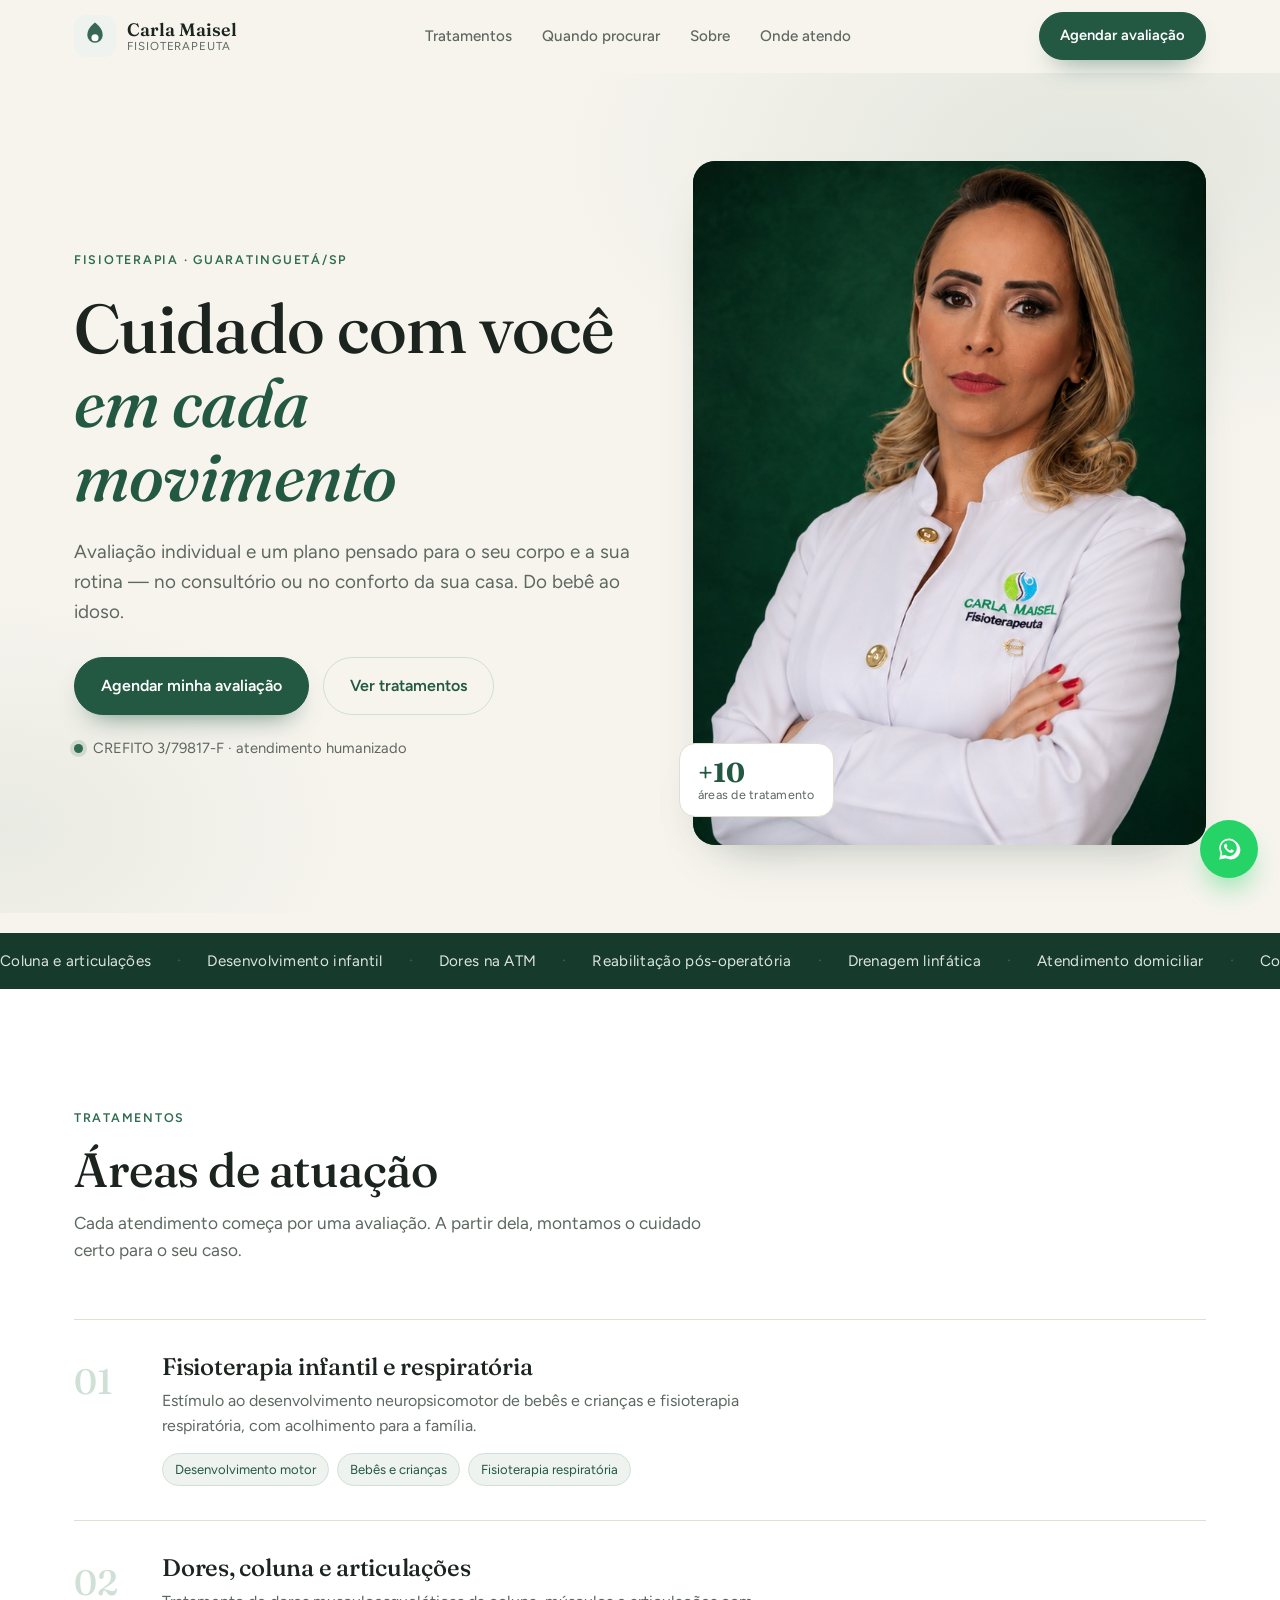
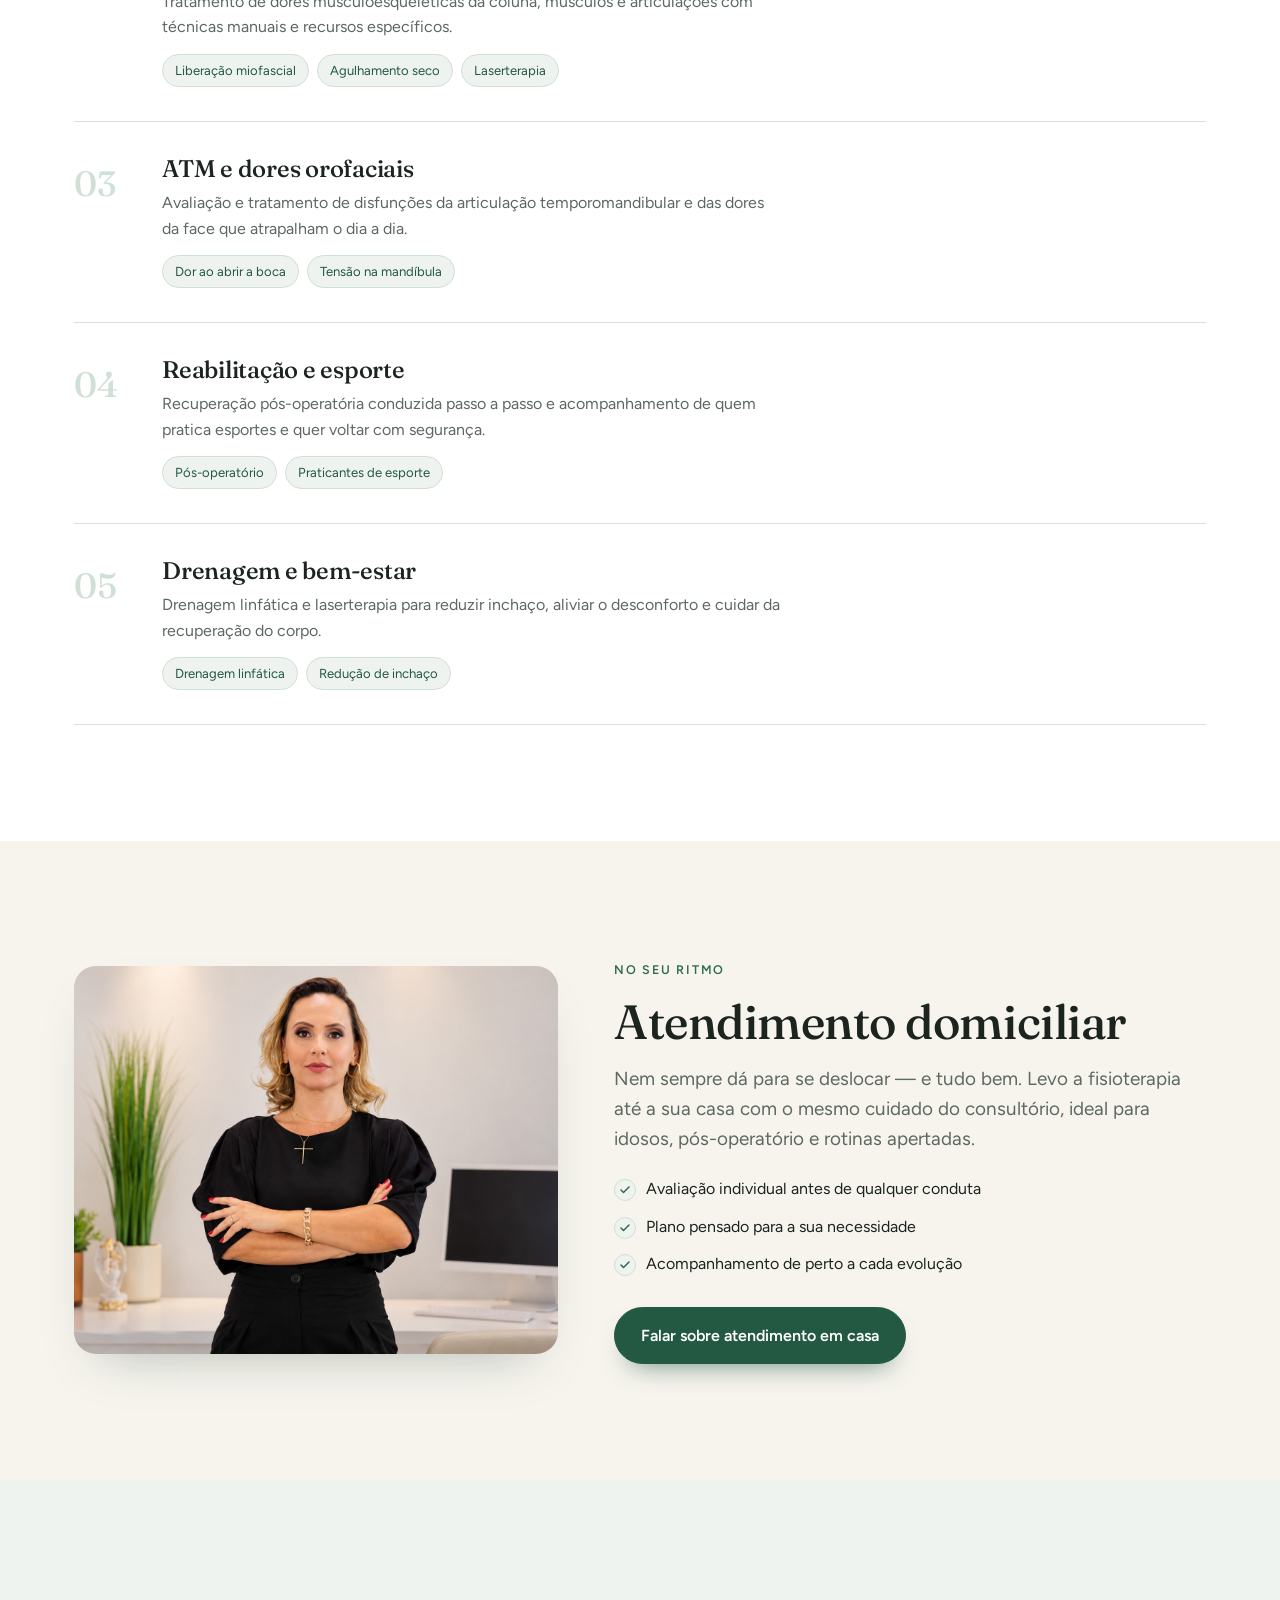
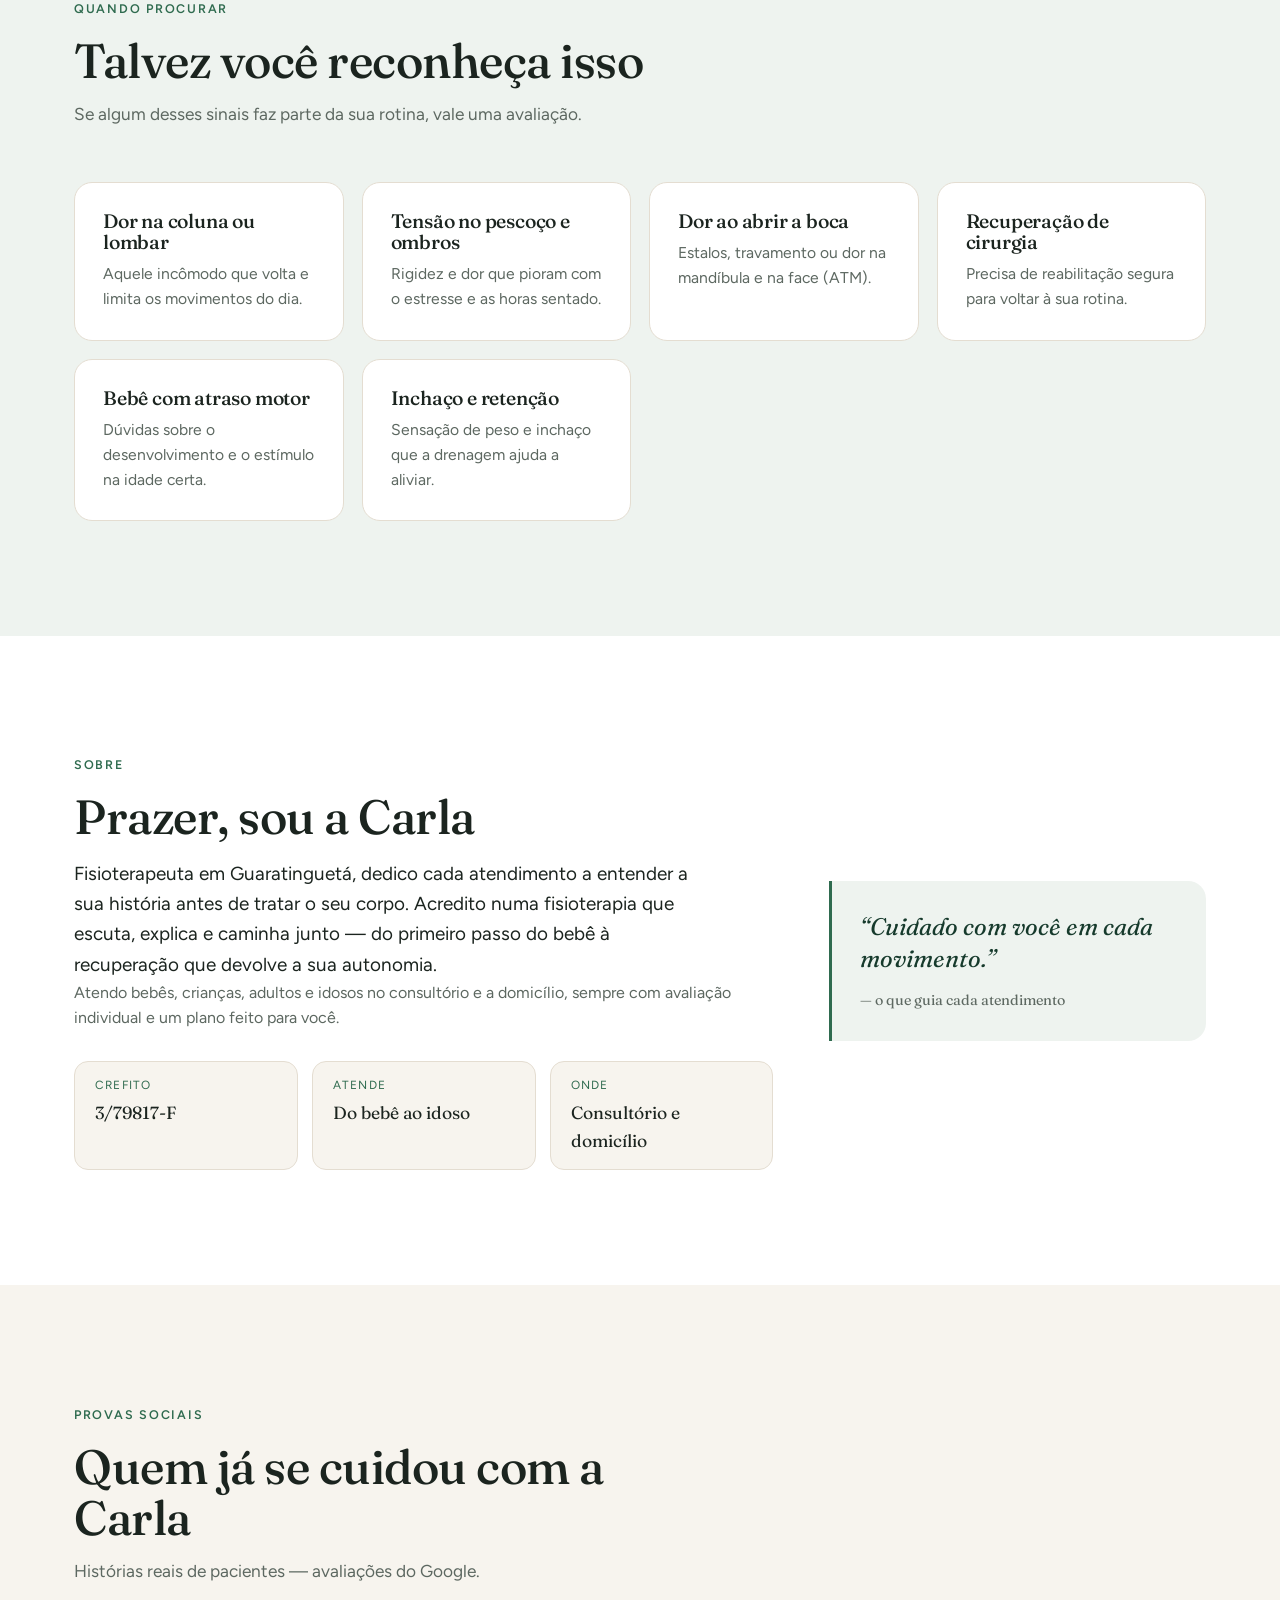
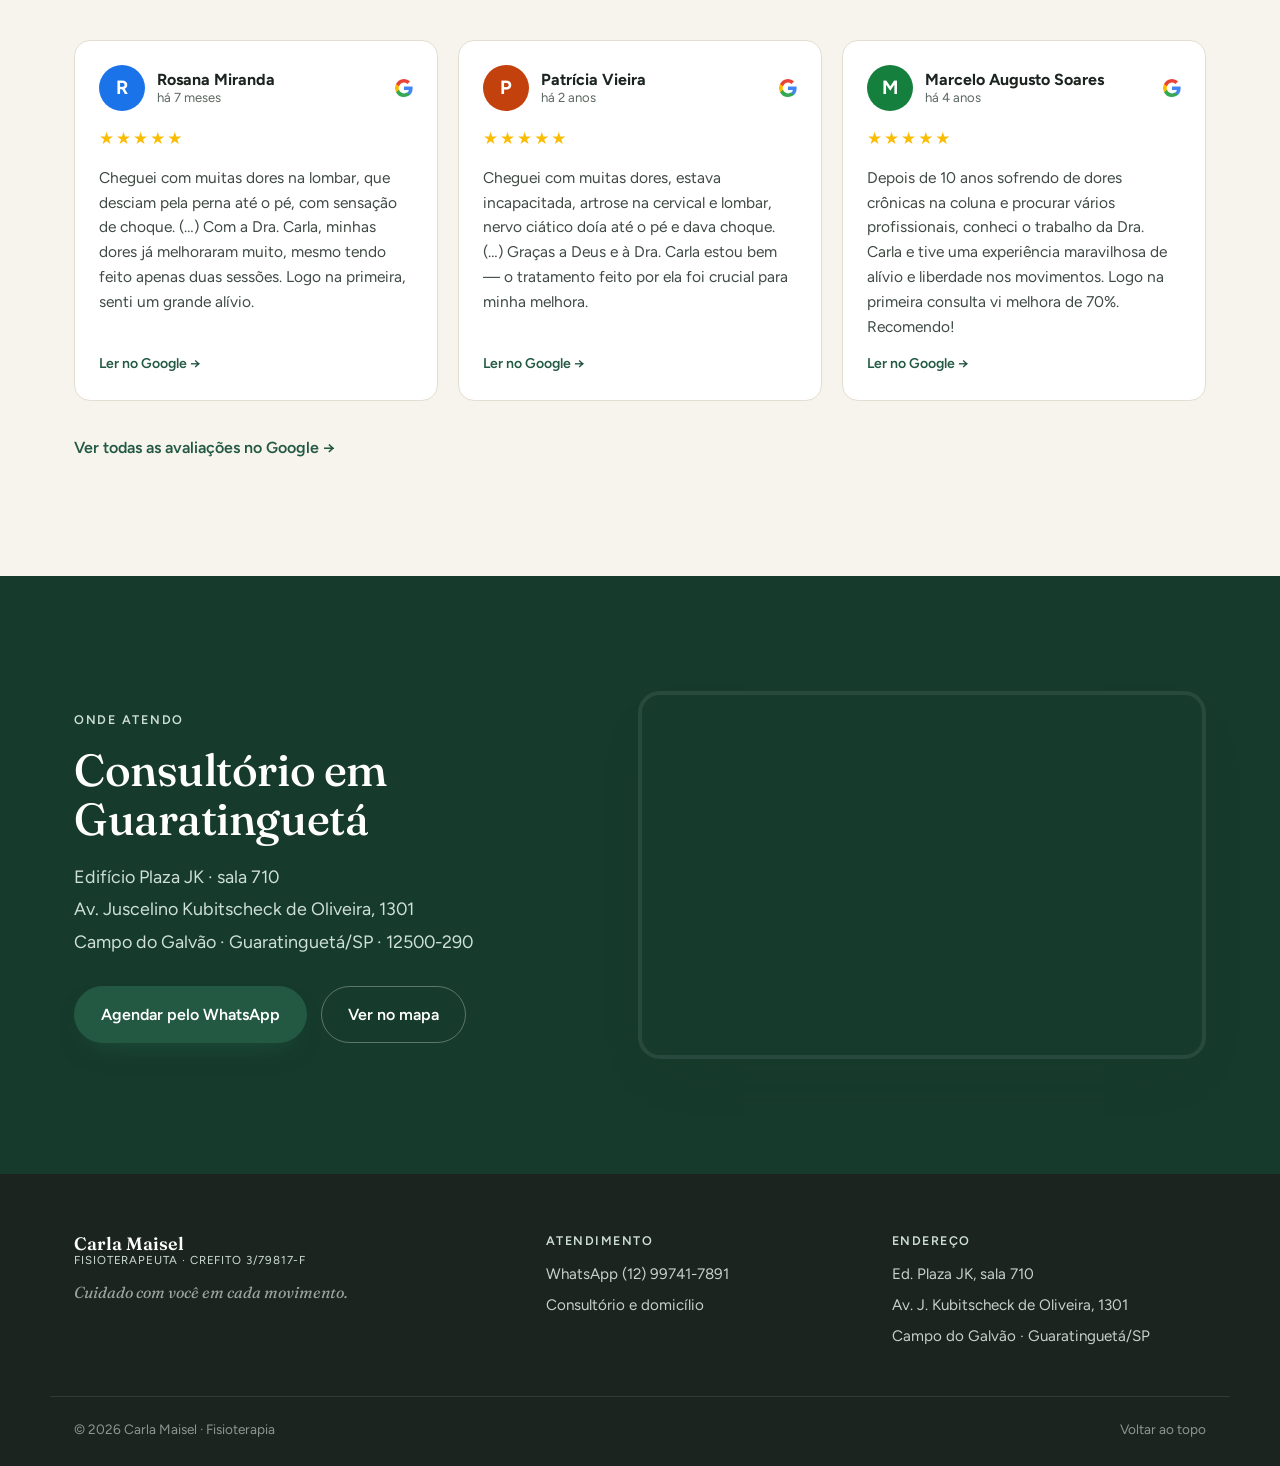
<file: index.html>
<!DOCTYPE html>
<html lang="pt-BR">
<head>
  <meta charset="UTF-8" />
  <meta name="viewport" content="width=device-width, initial-scale=1.0" />
  <title>Carla Maisel · Fisioterapeuta em Guaratinguetá</title>
  <meta name="description" content="Fisioterapia com avaliação individual para bebês, crianças, adultos e idosos. Dores, coluna, ATM, reabilitação e atendimento domiciliar em Guaratinguetá/SP. CREFITO 3/79817-F." />
  <link rel="preconnect" href="https://fonts.googleapis.com" />
  <link rel="preconnect" href="https://fonts.gstatic.com" crossorigin />
  <link href="https://fonts.googleapis.com/css2?family=Fraunces:ital,opsz,wght@0,9..144,400..600;1,9..144,400..500&family=Figtree:wght@400;500;600;700&display=swap" rel="stylesheet" />
  <link rel="stylesheet" href="styles.css" />
</head>
<body>

  <!-- NAV -->
  <header class="nav" id="nav">
    <div class="wrap nav__inner">
      <a href="#inicio" class="brand" aria-label="Carla Maisel, início">
        <span class="brand__mark" aria-hidden="true">
          <svg viewBox="0 0 40 40" width="34" height="34" fill="none">
            <path d="M20 4c-6 5-9 9-9 15a9 9 0 0 0 18 0c0-6-3-10-9-15Z" fill="currentColor" opacity=".9"/>
            <circle cx="20" cy="22" r="4.2" fill="#fff"/>
          </svg>
        </span>
        <span class="brand__text">
          <strong>Carla Maisel</strong>
          <small>Fisioterapeuta</small>
        </span>
      </a>
      <nav class="nav__links" aria-label="Navegação principal">
        <a href="#areas">Tratamentos</a>
        <a href="#queixas">Quando procurar</a>
        <a href="#sobre">Sobre</a>
        <a href="#local">Onde atendo</a>
      </nav>
      <a class="btn btn--sm nav__cta" href="https://wa.me/5512997417891?text=Ol%C3%A1%20Carla!%20Gostaria%20de%20agendar%20uma%20avalia%C3%A7%C3%A3o." target="_blank" rel="noopener">
        <span class="nav__cta-full">Agendar avaliação</span>
        <span class="nav__cta-short">Agendar</span>
      </a>
    </div>
  </header>

  <!-- HERO -->
  <section class="hero" id="inicio">
    <div class="wrap hero__inner">
      <div class="hero__text reveal">
        <span class="eyebrow">Fisioterapia · Guaratinguetá/SP</span>
        <h1>Cuidado com você <em>em cada movimento</em></h1>
        <p class="lead">
          Avaliação individual e um plano pensado para o seu corpo e a sua rotina —
          no consultório ou no conforto da sua casa. Do bebê ao idoso.
        </p>
        <div class="hero__cta">
          <a class="btn" href="https://wa.me/5512997417891?text=Ol%C3%A1%20Carla!%20Gostaria%20de%20agendar%20uma%20avalia%C3%A7%C3%A3o." target="_blank" rel="noopener">Agendar minha avaliação</a>
          <a class="btn btn--ghost" href="#areas">Ver tratamentos</a>
        </div>
        <p class="credential"><span class="dot"></span> CREFITO 3/79817-F · atendimento humanizado</p>
      </div>

      <div class="hero__media reveal">
        <div class="photo photo--hero">
          <img src="assets/carla-hero.jpg" alt="Carla Maisel, fisioterapeuta, de jaleco branco" />
        </div>
        <div class="badge-float">
          <strong>+10</strong>
          <span>áreas de tratamento</span>
        </div>
      </div>
    </div>
  </section>

  <!-- MARQUEE -->
  <div class="marquee" aria-hidden="true">
    <div class="marquee__track">
      <span>Coluna e articulações</span><i>·</i>
      <span>Desenvolvimento infantil</span><i>·</i>
      <span>Dores na ATM</span><i>·</i>
      <span>Reabilitação pós-operatória</span><i>·</i>
      <span>Drenagem linfática</span><i>·</i>
      <span>Atendimento domiciliar</span><i>·</i>
      <span>Coluna e articulações</span><i>·</i>
      <span>Desenvolvimento infantil</span><i>·</i>
      <span>Dores na ATM</span><i>·</i>
      <span>Reabilitação pós-operatória</span><i>·</i>
      <span>Drenagem linfática</span><i>·</i>
      <span>Atendimento domiciliar</span><i>·</i>
    </div>
  </div>

  <!-- ÁREAS -->
  <section class="section areas" id="areas">
    <div class="wrap">
      <header class="section__head reveal">
        <span class="eyebrow">Tratamentos</span>
        <h2>Áreas de atuação</h2>
        <p>Cada atendimento começa por uma avaliação. A partir dela, montamos o cuidado certo para o seu caso.</p>
      </header>

      <ol class="areas__list">
        <li class="area reveal">
          <span class="area__num">01</span>
          <div class="area__body">
            <h3>Fisioterapia infantil e respiratória</h3>
            <p>Estímulo ao desenvolvimento neuropsicomotor de bebês e crianças e fisioterapia respiratória, com acolhimento para a família.</p>
            <ul class="tags">
              <li>Desenvolvimento motor</li><li>Bebês e crianças</li><li>Fisioterapia respiratória</li>
            </ul>
          </div>
        </li>
        <li class="area reveal">
          <span class="area__num">02</span>
          <div class="area__body">
            <h3>Dores, coluna e articulações</h3>
            <p>Tratamento de dores musculoesqueléticas da coluna, músculos e articulações com técnicas manuais e recursos específicos.</p>
            <ul class="tags">
              <li>Liberação miofascial</li><li>Agulhamento seco</li><li>Laserterapia</li>
            </ul>
          </div>
        </li>
        <li class="area reveal">
          <span class="area__num">03</span>
          <div class="area__body">
            <h3>ATM e dores orofaciais</h3>
            <p>Avaliação e tratamento de disfunções da articulação temporomandibular e das dores da face que atrapalham o dia a dia.</p>
            <ul class="tags">
              <li>Dor ao abrir a boca</li><li>Tensão na mandíbula</li>
            </ul>
          </div>
        </li>
        <li class="area reveal">
          <span class="area__num">04</span>
          <div class="area__body">
            <h3>Reabilitação e esporte</h3>
            <p>Recuperação pós-operatória conduzida passo a passo e acompanhamento de quem pratica esportes e quer voltar com segurança.</p>
            <ul class="tags">
              <li>Pós-operatório</li><li>Praticantes de esporte</li>
            </ul>
          </div>
        </li>
        <li class="area reveal">
          <span class="area__num">05</span>
          <div class="area__body">
            <h3>Drenagem e bem-estar</h3>
            <p>Drenagem linfática e laserterapia para reduzir inchaço, aliviar o desconforto e cuidar da recuperação do corpo.</p>
            <ul class="tags">
              <li>Drenagem linfática</li><li>Redução de inchaço</li>
            </ul>
          </div>
        </li>
      </ol>
    </div>
  </section>

  <!-- DIFERENCIAL DOMICILIAR -->
  <section class="section home">
    <div class="wrap home__inner">
      <div class="home__media reveal">
        <div class="photo photo--home">
          <img src="assets/carla-sobre.jpg" alt="Carla Maisel em seu espaço de atendimento" />
        </div>
      </div>
      <div class="home__text reveal">
        <span class="eyebrow">No seu ritmo</span>
        <h2>Atendimento domiciliar</h2>
        <p class="lead">
          Nem sempre dá para se deslocar — e tudo bem. Levo a fisioterapia até a sua casa
          com o mesmo cuidado do consultório, ideal para idosos, pós-operatório e rotinas apertadas.
        </p>
        <ul class="checklist">
          <li>Avaliação individual antes de qualquer conduta</li>
          <li>Plano pensado para a sua necessidade</li>
          <li>Acompanhamento de perto a cada evolução</li>
        </ul>
        <a class="btn" href="https://wa.me/5512997417891?text=Ol%C3%A1%20Carla!%20Tenho%20interesse%20no%20atendimento%20domiciliar." target="_blank" rel="noopener">Falar sobre atendimento em casa</a>
      </div>
    </div>
  </section>

  <!-- QUEIXAS -->
  <section class="section queixas" id="queixas">
    <div class="wrap">
      <header class="section__head reveal">
        <span class="eyebrow">Quando procurar</span>
        <h2>Talvez você reconheça isso</h2>
        <p>Se algum desses sinais faz parte da sua rotina, vale uma avaliação.</p>
      </header>
      <div class="queixas__grid">
        <article class="qcard reveal"><h3>Dor na coluna ou lombar</h3><p>Aquele incômodo que volta e limita os movimentos do dia.</p></article>
        <article class="qcard reveal"><h3>Tensão no pescoço e ombros</h3><p>Rigidez e dor que pioram com o estresse e as horas sentado.</p></article>
        <article class="qcard reveal"><h3>Dor ao abrir a boca</h3><p>Estalos, travamento ou dor na mandíbula e na face (ATM).</p></article>
        <article class="qcard reveal"><h3>Recuperação de cirurgia</h3><p>Precisa de reabilitação segura para voltar à sua rotina.</p></article>
        <article class="qcard reveal"><h3>Bebê com atraso motor</h3><p>Dúvidas sobre o desenvolvimento e o estímulo na idade certa.</p></article>
        <article class="qcard reveal"><h3>Inchaço e retenção</h3><p>Sensação de peso e inchaço que a drenagem ajuda a aliviar.</p></article>
      </div>
    </div>
  </section>

  <!-- SOBRE -->
  <section class="section sobre" id="sobre">
    <div class="wrap sobre__inner">
      <div class="sobre__text reveal">
        <span class="eyebrow">Sobre</span>
        <h2>Prazer, sou a Carla</h2>
        <p class="lead">
          Fisioterapeuta em Guaratinguetá, dedico cada atendimento a entender a sua história
          antes de tratar o seu corpo. Acredito numa fisioterapia que escuta, explica e caminha
          junto — do primeiro passo do bebê à recuperação que devolve a sua autonomia.
        </p>
        <p>
          Atendo bebês, crianças, adultos e idosos no consultório e a domicílio, sempre com
          avaliação individual e um plano feito para você.
        </p>
        <dl class="facts">
          <div><dt>CREFITO</dt><dd>3/79817-F</dd></div>
          <div><dt>Atende</dt><dd>Do bebê ao idoso</dd></div>
          <div><dt>Onde</dt><dd>Consultório e domicílio</dd></div>
        </dl>
      </div>
      <aside class="sobre__quote reveal">
        <blockquote>
          “Cuidado com você em cada movimento.”
          <cite>— o que guia cada atendimento</cite>
        </blockquote>
      </aside>
    </div>
  </section>

  <!-- PROVAS SOCIAIS -->
  <section class="section provas" id="depoimentos">
    <div class="wrap">
      <header class="section__head reveal">
        <span class="eyebrow">Provas sociais</span>
        <h2>Quem já se cuidou com a Carla</h2>
        <p>Histórias reais de pacientes — avaliações do Google.</p>
      </header>

      <div class="provas__grid">
        <a class="greview reveal" href="https://maps.app.goo.gl/H7H4ae5i25YYHcT58" target="_blank" rel="noopener">
          <div class="greview__top">
            <span class="greview__avatar" style="background:#1a73e8">R</span>
            <span class="greview__id"><strong>Rosana Miranda</strong><small>há 7 meses</small></span>
            <span class="greview__g" aria-label="Avaliação do Google">
              <svg viewBox="0 0 24 24" width="18" height="18"><path fill="#4285F4" d="M23.5 12.3c0-.8-.1-1.6-.2-2.3H12v4.5h6.5a5.6 5.6 0 0 1-2.4 3.7v3h3.9c2.3-2.1 3.5-5.2 3.5-8.9z"/><path fill="#34A853" d="M12 24c3.2 0 5.9-1.1 7.9-2.9l-3.9-3c-1 .7-2.4 1.1-4 1.1-3 0-5.6-2-6.6-4.8H1.4v3.1A12 12 0 0 0 12 24z"/><path fill="#FBBC05" d="M5.4 14.4a7.2 7.2 0 0 1 0-4.8V6.5H1.4a12 12 0 0 0 0 11l4-3.1z"/><path fill="#EA4335" d="M12 4.8c1.8 0 3.3.6 4.6 1.8l3.4-3.4A12 12 0 0 0 1.4 6.5l4 3.1C6.4 6.8 9 4.8 12 4.8z"/></svg>
            </span>
          </div>
          <div class="greview__stars" aria-label="5 de 5 estrelas">★★★★★</div>
          <p class="greview__text">Cheguei com muitas dores na lombar, que desciam pela perna até o pé, com sensação de choque. (…) Com a Dra. Carla, minhas dores já melhoraram muito, mesmo tendo feito apenas duas sessões. Logo na primeira, senti um grande alívio.</p>
          <span class="greview__cta">Ler no Google →</span>
        </a>

        <a class="greview reveal" href="https://www.google.com/maps?cid=9777419749267878856" target="_blank" rel="noopener">
          <div class="greview__top">
            <span class="greview__avatar" style="background:#c2410c">P</span>
            <span class="greview__id"><strong>Patrícia Vieira</strong><small>há 2 anos</small></span>
            <span class="greview__g" aria-label="Avaliação do Google">
              <svg viewBox="0 0 24 24" width="18" height="18"><path fill="#4285F4" d="M23.5 12.3c0-.8-.1-1.6-.2-2.3H12v4.5h6.5a5.6 5.6 0 0 1-2.4 3.7v3h3.9c2.3-2.1 3.5-5.2 3.5-8.9z"/><path fill="#34A853" d="M12 24c3.2 0 5.9-1.1 7.9-2.9l-3.9-3c-1 .7-2.4 1.1-4 1.1-3 0-5.6-2-6.6-4.8H1.4v3.1A12 12 0 0 0 12 24z"/><path fill="#FBBC05" d="M5.4 14.4a7.2 7.2 0 0 1 0-4.8V6.5H1.4a12 12 0 0 0 0 11l4-3.1z"/><path fill="#EA4335" d="M12 4.8c1.8 0 3.3.6 4.6 1.8l3.4-3.4A12 12 0 0 0 1.4 6.5l4 3.1C6.4 6.8 9 4.8 12 4.8z"/></svg>
            </span>
          </div>
          <div class="greview__stars" aria-label="5 de 5 estrelas">★★★★★</div>
          <p class="greview__text">Cheguei com muitas dores, estava incapacitada, artrose na cervical e lombar, nervo ciático doía até o pé e dava choque. (…) Graças a Deus e à Dra. Carla estou bem — o tratamento feito por ela foi crucial para minha melhora.</p>
          <span class="greview__cta">Ler no Google →</span>
        </a>

        <a class="greview reveal" href="https://www.google.com/maps?cid=9777419749267878856" target="_blank" rel="noopener">
          <div class="greview__top">
            <span class="greview__avatar" style="background:#15803d">M</span>
            <span class="greview__id"><strong>Marcelo Augusto Soares</strong><small>há 4 anos</small></span>
            <span class="greview__g" aria-label="Avaliação do Google">
              <svg viewBox="0 0 24 24" width="18" height="18"><path fill="#4285F4" d="M23.5 12.3c0-.8-.1-1.6-.2-2.3H12v4.5h6.5a5.6 5.6 0 0 1-2.4 3.7v3h3.9c2.3-2.1 3.5-5.2 3.5-8.9z"/><path fill="#34A853" d="M12 24c3.2 0 5.9-1.1 7.9-2.9l-3.9-3c-1 .7-2.4 1.1-4 1.1-3 0-5.6-2-6.6-4.8H1.4v3.1A12 12 0 0 0 12 24z"/><path fill="#FBBC05" d="M5.4 14.4a7.2 7.2 0 0 1 0-4.8V6.5H1.4a12 12 0 0 0 0 11l4-3.1z"/><path fill="#EA4335" d="M12 4.8c1.8 0 3.3.6 4.6 1.8l3.4-3.4A12 12 0 0 0 1.4 6.5l4 3.1C6.4 6.8 9 4.8 12 4.8z"/></svg>
            </span>
          </div>
          <div class="greview__stars" aria-label="5 de 5 estrelas">★★★★★</div>
          <p class="greview__text">Depois de 10 anos sofrendo de dores crônicas na coluna e procurar vários profissionais, conheci o trabalho da Dra. Carla e tive uma experiência maravilhosa de alívio e liberdade nos movimentos. Logo na primeira consulta vi melhora de 70%. Recomendo!</p>
          <span class="greview__cta">Ler no Google →</span>
        </a>
      </div>

      <a class="provas__link" href="https://www.google.com/maps?cid=9777419749267878856" target="_blank" rel="noopener">Ver todas as avaliações no Google →</a>
    </div>
  </section>

  <!-- LOCAL + CTA -->
  <section class="section local" id="local">
    <div class="wrap local__inner">
      <div class="local__text reveal">
        <span class="eyebrow">Onde atendo</span>
        <h2>Consultório em Guaratinguetá</h2>
        <address>
          Edifício Plaza JK · sala 710<br />
          Av. Juscelino Kubitscheck de Oliveira, 1301<br />
          Campo do Galvão · Guaratinguetá/SP · 12500-290
        </address>
        <div class="local__cta">
          <a class="btn" href="https://wa.me/5512997417891?text=Ol%C3%A1%20Carla!%20Gostaria%20de%20agendar%20uma%20avalia%C3%A7%C3%A3o." target="_blank" rel="noopener">Agendar pelo WhatsApp</a>
          <a class="btn btn--ghost" href="https://www.google.com/maps/search/?api=1&query=Edif%C3%ADcio+Plaza+JK+Av.+Juscelino+Kubitscheck+de+Oliveira+1301+Guaratinguet%C3%A1" target="_blank" rel="noopener">Ver no mapa</a>
        </div>
      </div>
      <div class="local__map reveal">
        <iframe
          title="Mapa do consultório"
          src="https://maps.google.com/maps?q=Av.%20Juscelino%20Kubitscheck%20de%20Oliveira%201301%20Guaratingueta&t=&z=15&ie=UTF8&iwloc=&output=embed"
          loading="lazy" referrerpolicy="no-referrer-when-downgrade"></iframe>
      </div>
    </div>
  </section>

  <!-- FOOTER -->
  <footer class="footer">
    <div class="wrap footer__inner">
      <div class="footer__brand">
        <span class="brand__text">
          <strong>Carla Maisel</strong>
          <small>Fisioterapeuta · CREFITO 3/79817-F</small>
        </span>
        <p>Cuidado com você em cada movimento.</p>
      </div>
      <div class="footer__col">
        <h4>Atendimento</h4>
        <a href="https://wa.me/5512997417891" target="_blank" rel="noopener">WhatsApp (12) 99741-7891</a>
        <span>Consultório e domicílio</span>
      </div>
      <div class="footer__col">
        <h4>Endereço</h4>
        <span>Ed. Plaza JK, sala 710</span>
        <span>Av. J. Kubitscheck de Oliveira, 1301</span>
        <span>Campo do Galvão · Guaratinguetá/SP</span>
      </div>
    </div>
    <div class="wrap footer__base">
      <span>© <span id="ano"></span> Carla Maisel · Fisioterapia</span>
      <a href="#inicio">Voltar ao topo</a>
    </div>
  </footer>

  <!-- WHATSAPP FLOAT -->
  <a class="wa-float" href="https://wa.me/5512997417891?text=Ol%C3%A1%20Carla!%20Gostaria%20de%20agendar%20uma%20avalia%C3%A7%C3%A3o." target="_blank" rel="noopener" aria-label="Falar no WhatsApp">
    <svg viewBox="0 0 32 32" width="26" height="26" fill="currentColor"><path d="M16 3C9.4 3 4 8.4 4 15c0 2.1.6 4.1 1.6 5.9L4 29l8.3-1.6c1.7.9 3.6 1.4 5.7 1.4 6.6 0 12-5.4 12-12S22.6 3 16 3Zm0 21.8c-1.8 0-3.5-.5-5-1.3l-.4-.2-3.6.7.7-3.5-.2-.4a9.8 9.8 0 0 1-1.5-5.2c0-5.4 4.4-9.8 9.8-9.8s9.8 4.4 9.8 9.8-4.4 9.9-9.8 9.9Zm5.4-7.4c-.3-.1-1.8-.9-2-1-.3-.1-.5-.1-.7.1-.2.3-.8 1-.9 1.2-.2.2-.3.2-.6.1-.3-.1-1.3-.5-2.4-1.5-.9-.8-1.5-1.8-1.7-2.1-.2-.3 0-.5.1-.6.1-.1.3-.3.4-.5.2-.2.2-.3.3-.5.1-.2 0-.4 0-.5-.1-.1-.7-1.6-.9-2.2-.2-.6-.5-.5-.7-.5h-.6c-.2 0-.5.1-.8.4-.3.3-1 1-1 2.5s1.1 2.9 1.2 3.1c.1.2 2.1 3.2 5 4.5.7.3 1.2.5 1.7.6.7.2 1.3.2 1.8.1.6-.1 1.8-.7 2-1.4.3-.7.3-1.3.2-1.4-.1-.1-.3-.2-.6-.3Z"/></svg>
  </a>

  <script src="script.js"></script>
</body>
</html>
</file>
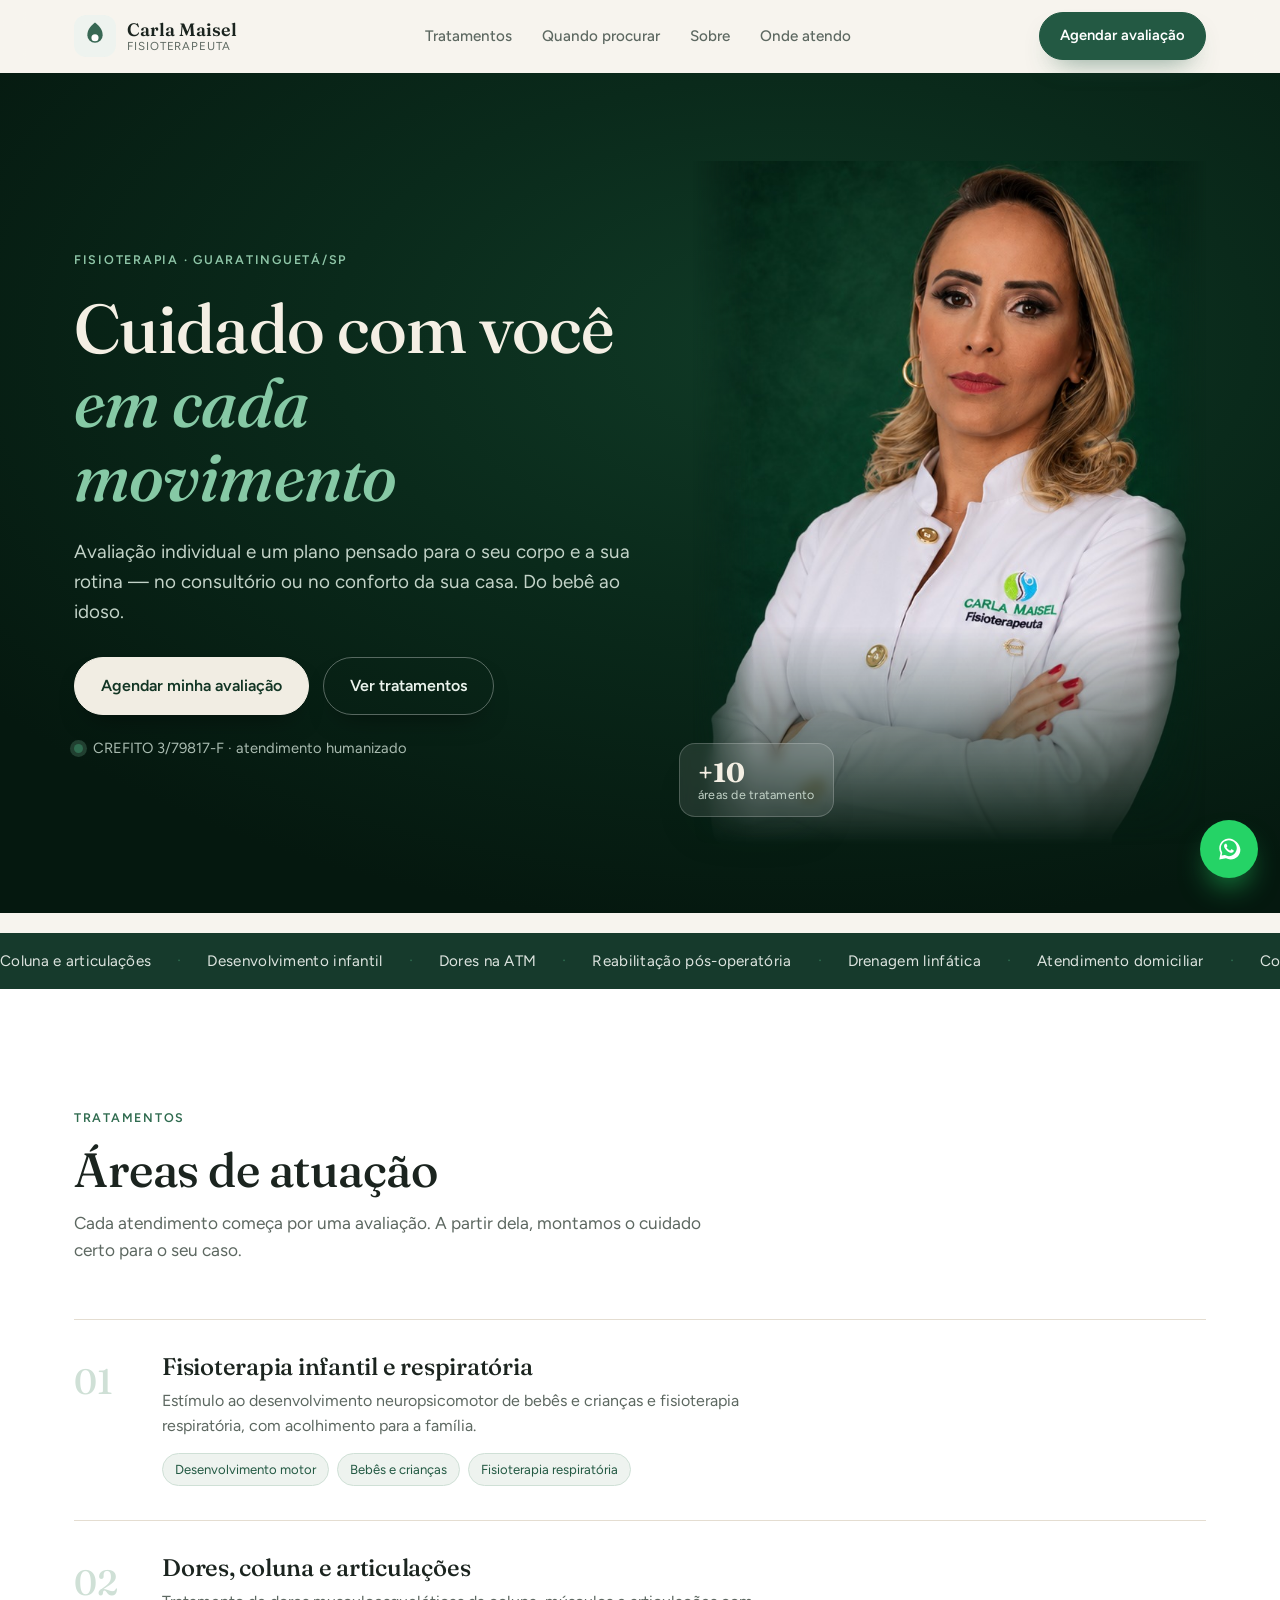
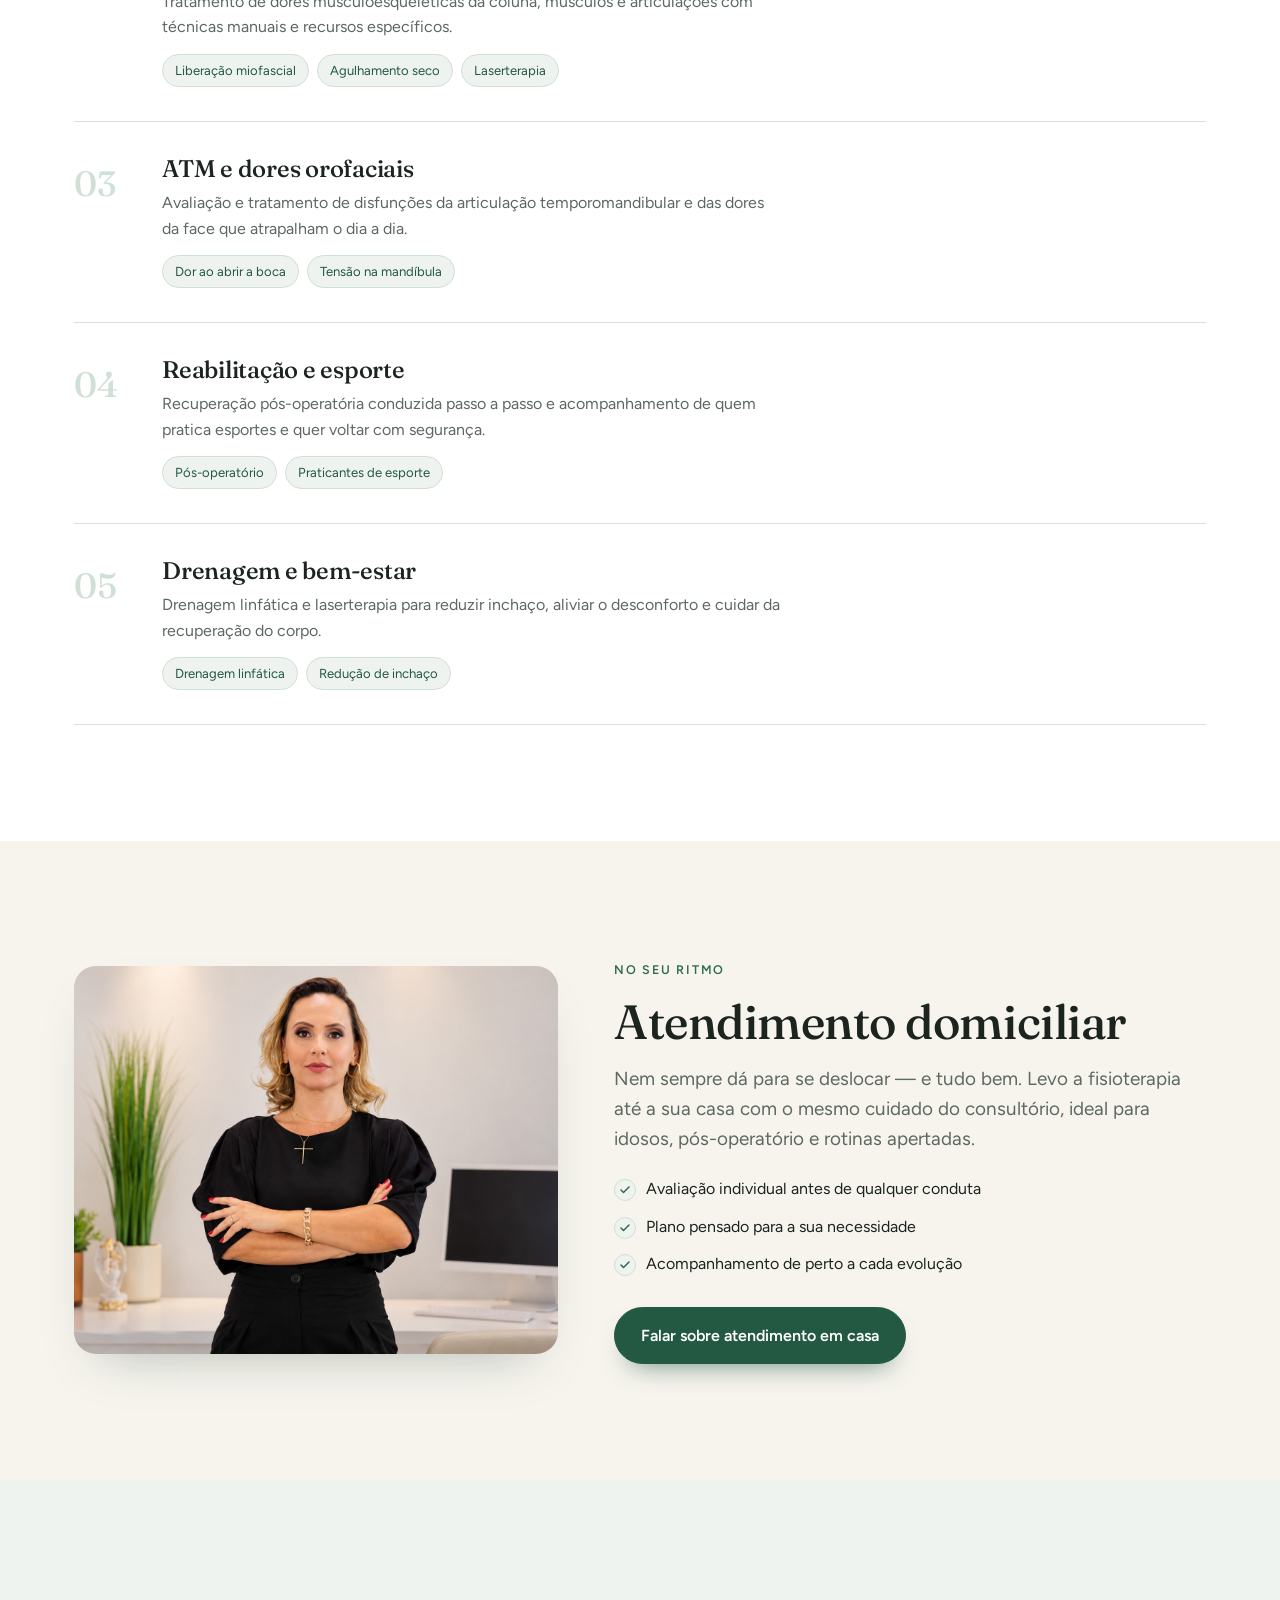
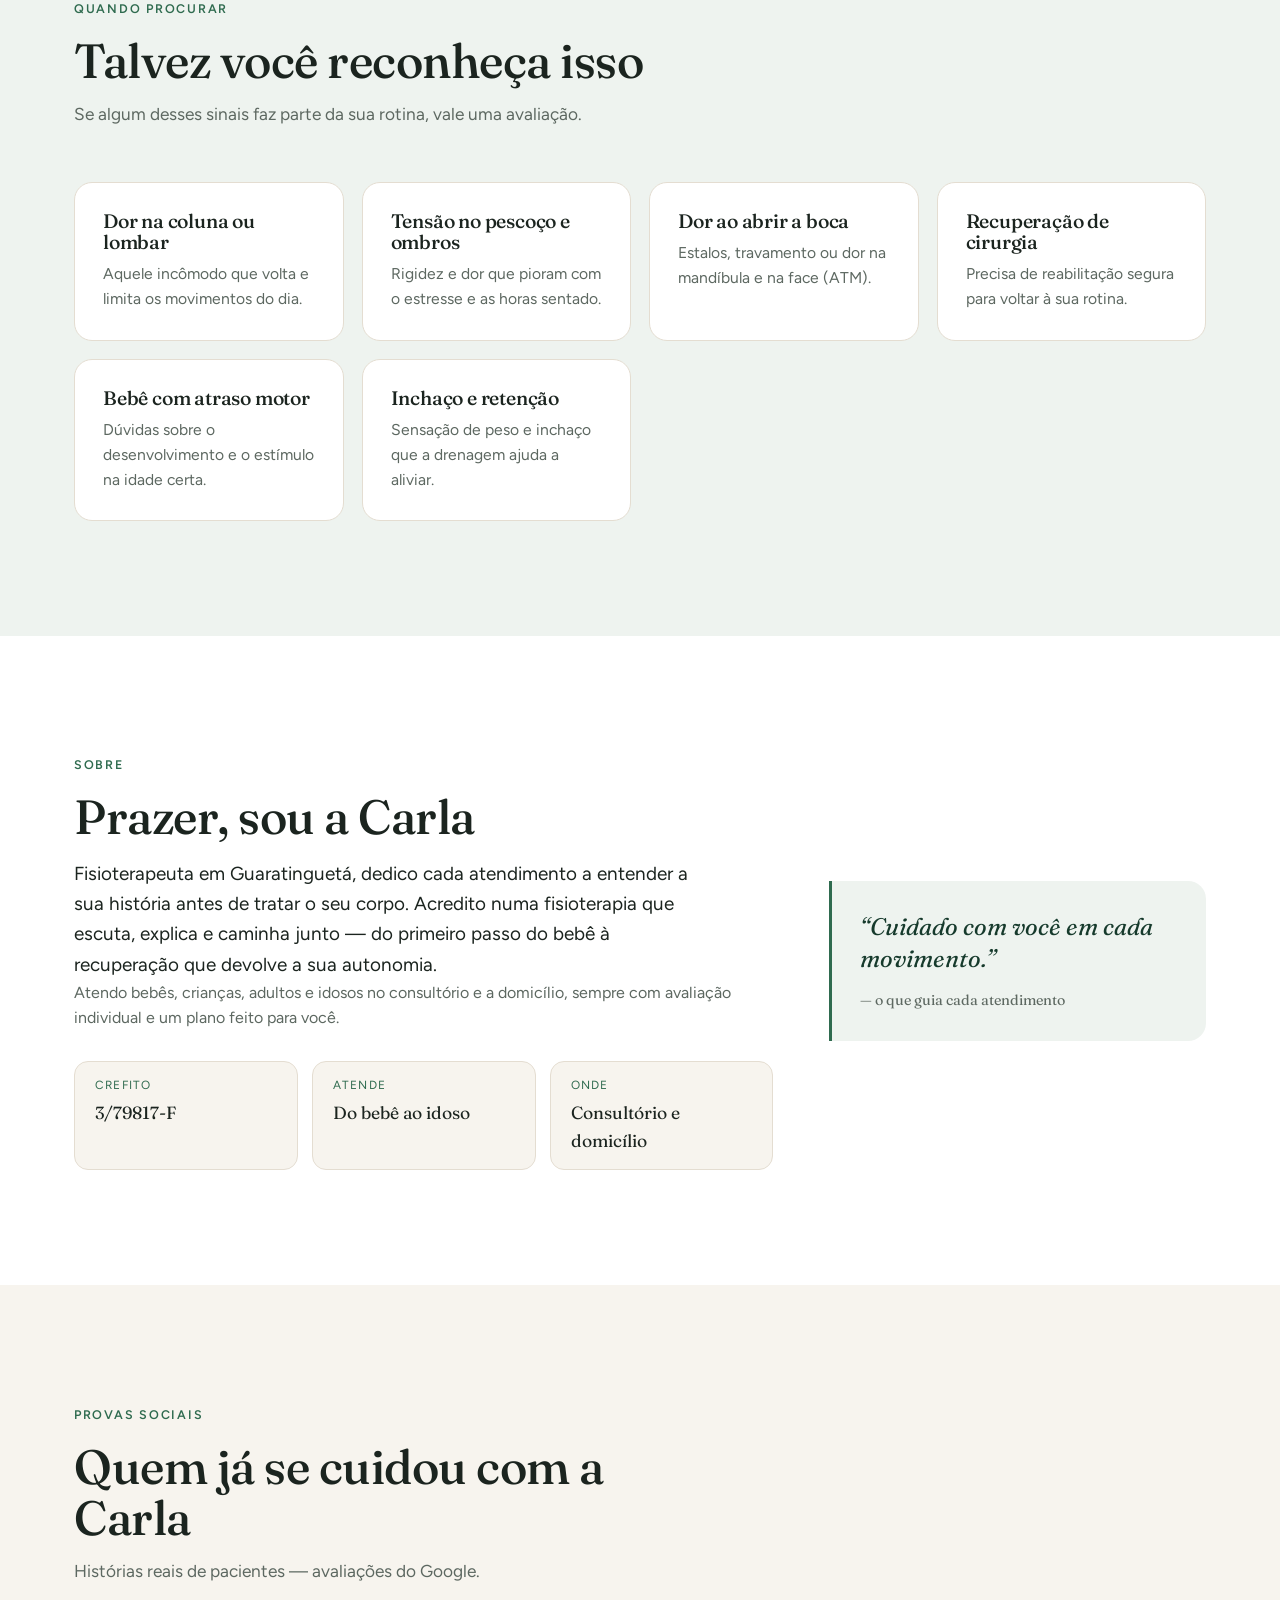
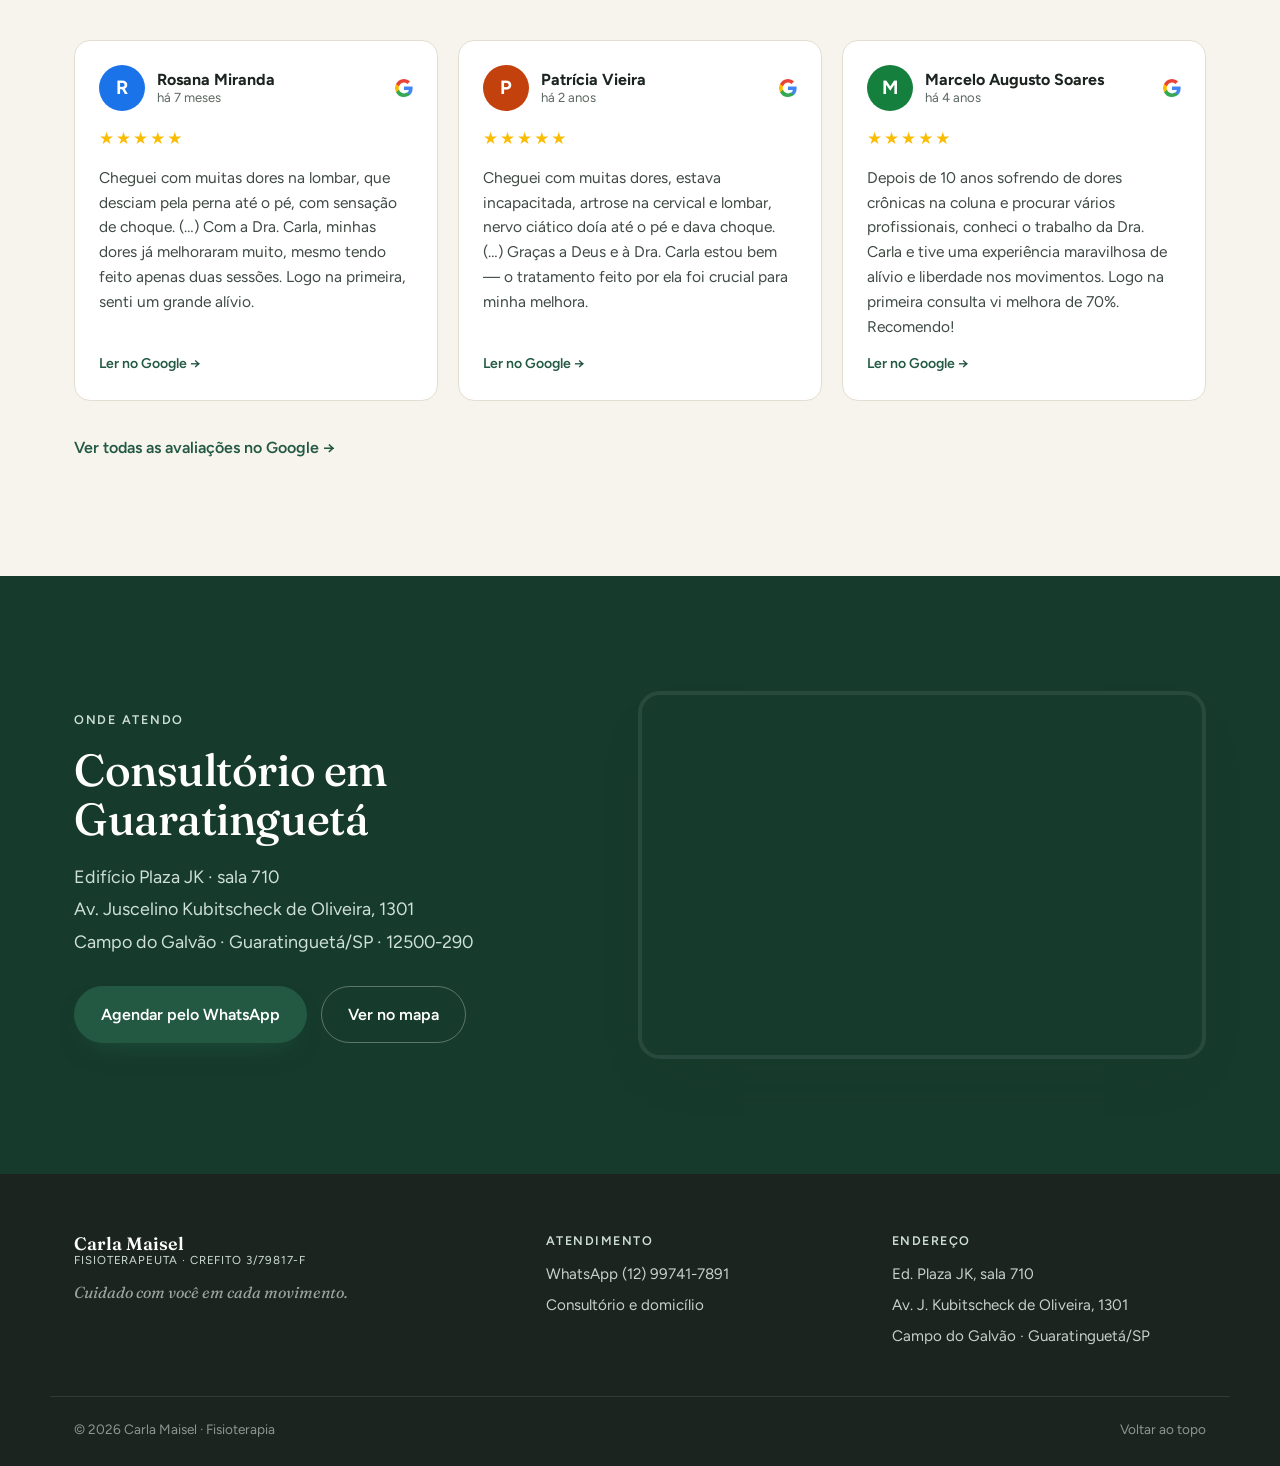
<file: hero-verde.html>
<!DOCTYPE html>
<html lang="pt-BR">
<head>
  <meta charset="UTF-8" />
  <meta name="viewport" content="width=device-width, initial-scale=1.0" />
  <title>[EXPERIMENTO verde] Carla Maisel · Fisioterapeuta em Guaratinguetá</title>
  <meta name="description" content="Fisioterapia com avaliação individual para bebês, crianças, adultos e idosos. Dores, coluna, ATM, reabilitação e atendimento domiciliar em Guaratinguetá/SP. CREFITO 3/79817-F." />
  <link rel="preconnect" href="https://fonts.googleapis.com" />
  <link rel="preconnect" href="https://fonts.gstatic.com" crossorigin />
  <link href="https://fonts.googleapis.com/css2?family=Fraunces:ital,opsz,wght@0,9..144,400..600;1,9..144,400..500&family=Figtree:wght@400;500;600;700&display=swap" rel="stylesheet" />
  <link rel="stylesheet" href="styles.css" />

<style>
/* ===== EXPERIMENTO: hero verde integrado com a foto ===== */
.hero{background:radial-gradient(80% 70% at 62% 32%, #103a26 0%, #0a2a1b 45%, #05180f 100%)!important;overflow:hidden}
.hero::before{display:none}
.hero .eyebrow{color:#8fc6a8}
.hero h1{color:#f4efe4}
.hero h1 em{color:#86c9a5}
.hero .lead{color:#c3d3c8}
.hero .credential{color:#a9bbb0}
.hero .credential .dot{box-shadow:0 0 0 4px rgba(134,201,165,.22)}
.hero .btn{background:#f1ede3;color:#123524;border-color:#f1ede3;box-shadow:0 14px 28px -16px rgba(0,0,0,.6)}
.hero .btn:hover{background:#fff}
.hero .btn--ghost{background:transparent;color:#eaf2ec;border-color:rgba(255,255,255,.32)}
.hero .btn--ghost:hover{background:rgba(255,255,255,.08);border-color:#fff}
.photo--hero{background:transparent!important;border-radius:0;box-shadow:none;aspect-ratio:3/4}
.photo--hero img{
  -webkit-mask-image:
    linear-gradient(to bottom, #000 0, #000 68%, transparent 100%),
    linear-gradient(to right, transparent 0, #000 12%, #000 88%, transparent 100%);
  -webkit-mask-composite:source-in;
  mask-image:
    linear-gradient(to bottom, #000 0, #000 68%, transparent 100%),
    linear-gradient(to right, transparent 0, #000 12%, #000 88%, transparent 100%);
  mask-composite:intersect;
}
.hero .badge-float{background:rgba(255,255,255,.1);border-color:rgba(255,255,255,.2);backdrop-filter:blur(6px)}
.hero .badge-float strong{color:#f4efe4}
.hero .badge-float span{color:#c3d3c8}
@media (max-width:900px){
  .photo--hero{aspect-ratio:1/1}
}
</style>
</head>
<body>

  <!-- NAV -->
  <header class="nav" id="nav">
    <div class="wrap nav__inner">
      <a href="#inicio" class="brand" aria-label="Carla Maisel, início">
        <span class="brand__mark" aria-hidden="true">
          <svg viewBox="0 0 40 40" width="34" height="34" fill="none">
            <path d="M20 4c-6 5-9 9-9 15a9 9 0 0 0 18 0c0-6-3-10-9-15Z" fill="currentColor" opacity=".9"/>
            <circle cx="20" cy="22" r="4.2" fill="#fff"/>
          </svg>
        </span>
        <span class="brand__text">
          <strong>Carla Maisel</strong>
          <small>Fisioterapeuta</small>
        </span>
      </a>
      <nav class="nav__links" aria-label="Navegação principal">
        <a href="#areas">Tratamentos</a>
        <a href="#queixas">Quando procurar</a>
        <a href="#sobre">Sobre</a>
        <a href="#local">Onde atendo</a>
      </nav>
      <a class="btn btn--sm nav__cta" href="https://wa.me/5512997417891?text=Ol%C3%A1%20Carla!%20Gostaria%20de%20agendar%20uma%20avalia%C3%A7%C3%A3o." target="_blank" rel="noopener">
        <span class="nav__cta-full">Agendar avaliação</span>
        <span class="nav__cta-short">Agendar</span>
      </a>
    </div>
  </header>

  <!-- HERO -->
  <section class="hero" id="inicio">
    <div class="wrap hero__inner">
      <div class="hero__text reveal">
        <span class="eyebrow">Fisioterapia · Guaratinguetá/SP</span>
        <h1>Cuidado com você <em>em cada movimento</em></h1>
        <p class="lead">
          Avaliação individual e um plano pensado para o seu corpo e a sua rotina —
          no consultório ou no conforto da sua casa. Do bebê ao idoso.
        </p>
        <div class="hero__cta">
          <a class="btn" href="https://wa.me/5512997417891?text=Ol%C3%A1%20Carla!%20Gostaria%20de%20agendar%20uma%20avalia%C3%A7%C3%A3o." target="_blank" rel="noopener">Agendar minha avaliação</a>
          <a class="btn btn--ghost" href="#areas">Ver tratamentos</a>
        </div>
        <p class="credential"><span class="dot"></span> CREFITO 3/79817-F · atendimento humanizado</p>
      </div>

      <div class="hero__media reveal">
        <div class="photo photo--hero">
          <img src="assets/carla-hero.jpg" alt="Carla Maisel, fisioterapeuta, de jaleco branco" />
        </div>
        <div class="badge-float">
          <strong>+10</strong>
          <span>áreas de tratamento</span>
        </div>
      </div>
    </div>
  </section>

  <!-- MARQUEE -->
  <div class="marquee" aria-hidden="true">
    <div class="marquee__track">
      <span>Coluna e articulações</span><i>·</i>
      <span>Desenvolvimento infantil</span><i>·</i>
      <span>Dores na ATM</span><i>·</i>
      <span>Reabilitação pós-operatória</span><i>·</i>
      <span>Drenagem linfática</span><i>·</i>
      <span>Atendimento domiciliar</span><i>·</i>
      <span>Coluna e articulações</span><i>·</i>
      <span>Desenvolvimento infantil</span><i>·</i>
      <span>Dores na ATM</span><i>·</i>
      <span>Reabilitação pós-operatória</span><i>·</i>
      <span>Drenagem linfática</span><i>·</i>
      <span>Atendimento domiciliar</span><i>·</i>
    </div>
  </div>

  <!-- ÁREAS -->
  <section class="section areas" id="areas">
    <div class="wrap">
      <header class="section__head reveal">
        <span class="eyebrow">Tratamentos</span>
        <h2>Áreas de atuação</h2>
        <p>Cada atendimento começa por uma avaliação. A partir dela, montamos o cuidado certo para o seu caso.</p>
      </header>

      <ol class="areas__list">
        <li class="area reveal">
          <span class="area__num">01</span>
          <div class="area__body">
            <h3>Fisioterapia infantil e respiratória</h3>
            <p>Estímulo ao desenvolvimento neuropsicomotor de bebês e crianças e fisioterapia respiratória, com acolhimento para a família.</p>
            <ul class="tags">
              <li>Desenvolvimento motor</li><li>Bebês e crianças</li><li>Fisioterapia respiratória</li>
            </ul>
          </div>
        </li>
        <li class="area reveal">
          <span class="area__num">02</span>
          <div class="area__body">
            <h3>Dores, coluna e articulações</h3>
            <p>Tratamento de dores musculoesqueléticas da coluna, músculos e articulações com técnicas manuais e recursos específicos.</p>
            <ul class="tags">
              <li>Liberação miofascial</li><li>Agulhamento seco</li><li>Laserterapia</li>
            </ul>
          </div>
        </li>
        <li class="area reveal">
          <span class="area__num">03</span>
          <div class="area__body">
            <h3>ATM e dores orofaciais</h3>
            <p>Avaliação e tratamento de disfunções da articulação temporomandibular e das dores da face que atrapalham o dia a dia.</p>
            <ul class="tags">
              <li>Dor ao abrir a boca</li><li>Tensão na mandíbula</li>
            </ul>
          </div>
        </li>
        <li class="area reveal">
          <span class="area__num">04</span>
          <div class="area__body">
            <h3>Reabilitação e esporte</h3>
            <p>Recuperação pós-operatória conduzida passo a passo e acompanhamento de quem pratica esportes e quer voltar com segurança.</p>
            <ul class="tags">
              <li>Pós-operatório</li><li>Praticantes de esporte</li>
            </ul>
          </div>
        </li>
        <li class="area reveal">
          <span class="area__num">05</span>
          <div class="area__body">
            <h3>Drenagem e bem-estar</h3>
            <p>Drenagem linfática e laserterapia para reduzir inchaço, aliviar o desconforto e cuidar da recuperação do corpo.</p>
            <ul class="tags">
              <li>Drenagem linfática</li><li>Redução de inchaço</li>
            </ul>
          </div>
        </li>
      </ol>
    </div>
  </section>

  <!-- DIFERENCIAL DOMICILIAR -->
  <section class="section home">
    <div class="wrap home__inner">
      <div class="home__media reveal">
        <div class="photo photo--home">
          <img src="assets/carla-sobre.jpg" alt="Carla Maisel em seu espaço de atendimento" />
        </div>
      </div>
      <div class="home__text reveal">
        <span class="eyebrow">No seu ritmo</span>
        <h2>Atendimento domiciliar</h2>
        <p class="lead">
          Nem sempre dá para se deslocar — e tudo bem. Levo a fisioterapia até a sua casa
          com o mesmo cuidado do consultório, ideal para idosos, pós-operatório e rotinas apertadas.
        </p>
        <ul class="checklist">
          <li>Avaliação individual antes de qualquer conduta</li>
          <li>Plano pensado para a sua necessidade</li>
          <li>Acompanhamento de perto a cada evolução</li>
        </ul>
        <a class="btn" href="https://wa.me/5512997417891?text=Ol%C3%A1%20Carla!%20Tenho%20interesse%20no%20atendimento%20domiciliar." target="_blank" rel="noopener">Falar sobre atendimento em casa</a>
      </div>
    </div>
  </section>

  <!-- QUEIXAS -->
  <section class="section queixas" id="queixas">
    <div class="wrap">
      <header class="section__head reveal">
        <span class="eyebrow">Quando procurar</span>
        <h2>Talvez você reconheça isso</h2>
        <p>Se algum desses sinais faz parte da sua rotina, vale uma avaliação.</p>
      </header>
      <div class="queixas__grid">
        <article class="qcard reveal"><h3>Dor na coluna ou lombar</h3><p>Aquele incômodo que volta e limita os movimentos do dia.</p></article>
        <article class="qcard reveal"><h3>Tensão no pescoço e ombros</h3><p>Rigidez e dor que pioram com o estresse e as horas sentado.</p></article>
        <article class="qcard reveal"><h3>Dor ao abrir a boca</h3><p>Estalos, travamento ou dor na mandíbula e na face (ATM).</p></article>
        <article class="qcard reveal"><h3>Recuperação de cirurgia</h3><p>Precisa de reabilitação segura para voltar à sua rotina.</p></article>
        <article class="qcard reveal"><h3>Bebê com atraso motor</h3><p>Dúvidas sobre o desenvolvimento e o estímulo na idade certa.</p></article>
        <article class="qcard reveal"><h3>Inchaço e retenção</h3><p>Sensação de peso e inchaço que a drenagem ajuda a aliviar.</p></article>
      </div>
    </div>
  </section>

  <!-- SOBRE -->
  <section class="section sobre" id="sobre">
    <div class="wrap sobre__inner">
      <div class="sobre__text reveal">
        <span class="eyebrow">Sobre</span>
        <h2>Prazer, sou a Carla</h2>
        <p class="lead">
          Fisioterapeuta em Guaratinguetá, dedico cada atendimento a entender a sua história
          antes de tratar o seu corpo. Acredito numa fisioterapia que escuta, explica e caminha
          junto — do primeiro passo do bebê à recuperação que devolve a sua autonomia.
        </p>
        <p>
          Atendo bebês, crianças, adultos e idosos no consultório e a domicílio, sempre com
          avaliação individual e um plano feito para você.
        </p>
        <dl class="facts">
          <div><dt>CREFITO</dt><dd>3/79817-F</dd></div>
          <div><dt>Atende</dt><dd>Do bebê ao idoso</dd></div>
          <div><dt>Onde</dt><dd>Consultório e domicílio</dd></div>
        </dl>
      </div>
      <aside class="sobre__quote reveal">
        <blockquote>
          “Cuidado com você em cada movimento.”
          <cite>— o que guia cada atendimento</cite>
        </blockquote>
      </aside>
    </div>
  </section>

  <!-- PROVAS SOCIAIS -->
  <section class="section provas" id="depoimentos">
    <div class="wrap">
      <header class="section__head reveal">
        <span class="eyebrow">Provas sociais</span>
        <h2>Quem já se cuidou com a Carla</h2>
        <p>Histórias reais de pacientes — avaliações do Google.</p>
      </header>

      <div class="provas__grid">
        <a class="greview reveal" href="https://maps.app.goo.gl/H7H4ae5i25YYHcT58" target="_blank" rel="noopener">
          <div class="greview__top">
            <span class="greview__avatar" style="background:#1a73e8">R</span>
            <span class="greview__id"><strong>Rosana Miranda</strong><small>há 7 meses</small></span>
            <span class="greview__g" aria-label="Avaliação do Google">
              <svg viewBox="0 0 24 24" width="18" height="18"><path fill="#4285F4" d="M23.5 12.3c0-.8-.1-1.6-.2-2.3H12v4.5h6.5a5.6 5.6 0 0 1-2.4 3.7v3h3.9c2.3-2.1 3.5-5.2 3.5-8.9z"/><path fill="#34A853" d="M12 24c3.2 0 5.9-1.1 7.9-2.9l-3.9-3c-1 .7-2.4 1.1-4 1.1-3 0-5.6-2-6.6-4.8H1.4v3.1A12 12 0 0 0 12 24z"/><path fill="#FBBC05" d="M5.4 14.4a7.2 7.2 0 0 1 0-4.8V6.5H1.4a12 12 0 0 0 0 11l4-3.1z"/><path fill="#EA4335" d="M12 4.8c1.8 0 3.3.6 4.6 1.8l3.4-3.4A12 12 0 0 0 1.4 6.5l4 3.1C6.4 6.8 9 4.8 12 4.8z"/></svg>
            </span>
          </div>
          <div class="greview__stars" aria-label="5 de 5 estrelas">★★★★★</div>
          <p class="greview__text">Cheguei com muitas dores na lombar, que desciam pela perna até o pé, com sensação de choque. (…) Com a Dra. Carla, minhas dores já melhoraram muito, mesmo tendo feito apenas duas sessões. Logo na primeira, senti um grande alívio.</p>
          <span class="greview__cta">Ler no Google →</span>
        </a>

        <a class="greview reveal" href="https://www.google.com/maps?cid=9777419749267878856" target="_blank" rel="noopener">
          <div class="greview__top">
            <span class="greview__avatar" style="background:#c2410c">P</span>
            <span class="greview__id"><strong>Patrícia Vieira</strong><small>há 2 anos</small></span>
            <span class="greview__g" aria-label="Avaliação do Google">
              <svg viewBox="0 0 24 24" width="18" height="18"><path fill="#4285F4" d="M23.5 12.3c0-.8-.1-1.6-.2-2.3H12v4.5h6.5a5.6 5.6 0 0 1-2.4 3.7v3h3.9c2.3-2.1 3.5-5.2 3.5-8.9z"/><path fill="#34A853" d="M12 24c3.2 0 5.9-1.1 7.9-2.9l-3.9-3c-1 .7-2.4 1.1-4 1.1-3 0-5.6-2-6.6-4.8H1.4v3.1A12 12 0 0 0 12 24z"/><path fill="#FBBC05" d="M5.4 14.4a7.2 7.2 0 0 1 0-4.8V6.5H1.4a12 12 0 0 0 0 11l4-3.1z"/><path fill="#EA4335" d="M12 4.8c1.8 0 3.3.6 4.6 1.8l3.4-3.4A12 12 0 0 0 1.4 6.5l4 3.1C6.4 6.8 9 4.8 12 4.8z"/></svg>
            </span>
          </div>
          <div class="greview__stars" aria-label="5 de 5 estrelas">★★★★★</div>
          <p class="greview__text">Cheguei com muitas dores, estava incapacitada, artrose na cervical e lombar, nervo ciático doía até o pé e dava choque. (…) Graças a Deus e à Dra. Carla estou bem — o tratamento feito por ela foi crucial para minha melhora.</p>
          <span class="greview__cta">Ler no Google →</span>
        </a>

        <a class="greview reveal" href="https://www.google.com/maps?cid=9777419749267878856" target="_blank" rel="noopener">
          <div class="greview__top">
            <span class="greview__avatar" style="background:#15803d">M</span>
            <span class="greview__id"><strong>Marcelo Augusto Soares</strong><small>há 4 anos</small></span>
            <span class="greview__g" aria-label="Avaliação do Google">
              <svg viewBox="0 0 24 24" width="18" height="18"><path fill="#4285F4" d="M23.5 12.3c0-.8-.1-1.6-.2-2.3H12v4.5h6.5a5.6 5.6 0 0 1-2.4 3.7v3h3.9c2.3-2.1 3.5-5.2 3.5-8.9z"/><path fill="#34A853" d="M12 24c3.2 0 5.9-1.1 7.9-2.9l-3.9-3c-1 .7-2.4 1.1-4 1.1-3 0-5.6-2-6.6-4.8H1.4v3.1A12 12 0 0 0 12 24z"/><path fill="#FBBC05" d="M5.4 14.4a7.2 7.2 0 0 1 0-4.8V6.5H1.4a12 12 0 0 0 0 11l4-3.1z"/><path fill="#EA4335" d="M12 4.8c1.8 0 3.3.6 4.6 1.8l3.4-3.4A12 12 0 0 0 1.4 6.5l4 3.1C6.4 6.8 9 4.8 12 4.8z"/></svg>
            </span>
          </div>
          <div class="greview__stars" aria-label="5 de 5 estrelas">★★★★★</div>
          <p class="greview__text">Depois de 10 anos sofrendo de dores crônicas na coluna e procurar vários profissionais, conheci o trabalho da Dra. Carla e tive uma experiência maravilhosa de alívio e liberdade nos movimentos. Logo na primeira consulta vi melhora de 70%. Recomendo!</p>
          <span class="greview__cta">Ler no Google →</span>
        </a>
      </div>

      <a class="provas__link" href="https://www.google.com/maps?cid=9777419749267878856" target="_blank" rel="noopener">Ver todas as avaliações no Google →</a>
    </div>
  </section>

  <!-- LOCAL + CTA -->
  <section class="section local" id="local">
    <div class="wrap local__inner">
      <div class="local__text reveal">
        <span class="eyebrow">Onde atendo</span>
        <h2>Consultório em Guaratinguetá</h2>
        <address>
          Edifício Plaza JK · sala 710<br />
          Av. Juscelino Kubitscheck de Oliveira, 1301<br />
          Campo do Galvão · Guaratinguetá/SP · 12500-290
        </address>
        <div class="local__cta">
          <a class="btn" href="https://wa.me/5512997417891?text=Ol%C3%A1%20Carla!%20Gostaria%20de%20agendar%20uma%20avalia%C3%A7%C3%A3o." target="_blank" rel="noopener">Agendar pelo WhatsApp</a>
          <a class="btn btn--ghost" href="https://www.google.com/maps/search/?api=1&query=Edif%C3%ADcio+Plaza+JK+Av.+Juscelino+Kubitscheck+de+Oliveira+1301+Guaratinguet%C3%A1" target="_blank" rel="noopener">Ver no mapa</a>
        </div>
      </div>
      <div class="local__map reveal">
        <iframe
          title="Mapa do consultório"
          src="https://maps.google.com/maps?q=Av.%20Juscelino%20Kubitscheck%20de%20Oliveira%201301%20Guaratingueta&t=&z=15&ie=UTF8&iwloc=&output=embed"
          loading="lazy" referrerpolicy="no-referrer-when-downgrade"></iframe>
      </div>
    </div>
  </section>

  <!-- FOOTER -->
  <footer class="footer">
    <div class="wrap footer__inner">
      <div class="footer__brand">
        <span class="brand__text">
          <strong>Carla Maisel</strong>
          <small>Fisioterapeuta · CREFITO 3/79817-F</small>
        </span>
        <p>Cuidado com você em cada movimento.</p>
      </div>
      <div class="footer__col">
        <h4>Atendimento</h4>
        <a href="https://wa.me/5512997417891" target="_blank" rel="noopener">WhatsApp (12) 99741-7891</a>
        <span>Consultório e domicílio</span>
      </div>
      <div class="footer__col">
        <h4>Endereço</h4>
        <span>Ed. Plaza JK, sala 710</span>
        <span>Av. J. Kubitscheck de Oliveira, 1301</span>
        <span>Campo do Galvão · Guaratinguetá/SP</span>
      </div>
    </div>
    <div class="wrap footer__base">
      <span>© <span id="ano"></span> Carla Maisel · Fisioterapia</span>
      <a href="#inicio">Voltar ao topo</a>
    </div>
  </footer>

  <!-- WHATSAPP FLOAT -->
  <a class="wa-float" href="https://wa.me/5512997417891?text=Ol%C3%A1%20Carla!%20Gostaria%20de%20agendar%20uma%20avalia%C3%A7%C3%A3o." target="_blank" rel="noopener" aria-label="Falar no WhatsApp">
    <svg viewBox="0 0 32 32" width="26" height="26" fill="currentColor"><path d="M16 3C9.4 3 4 8.4 4 15c0 2.1.6 4.1 1.6 5.9L4 29l8.3-1.6c1.7.9 3.6 1.4 5.7 1.4 6.6 0 12-5.4 12-12S22.6 3 16 3Zm0 21.8c-1.8 0-3.5-.5-5-1.3l-.4-.2-3.6.7.7-3.5-.2-.4a9.8 9.8 0 0 1-1.5-5.2c0-5.4 4.4-9.8 9.8-9.8s9.8 4.4 9.8 9.8-4.4 9.9-9.8 9.9Zm5.4-7.4c-.3-.1-1.8-.9-2-1-.3-.1-.5-.1-.7.1-.2.3-.8 1-.9 1.2-.2.2-.3.2-.6.1-.3-.1-1.3-.5-2.4-1.5-.9-.8-1.5-1.8-1.7-2.1-.2-.3 0-.5.1-.6.1-.1.3-.3.4-.5.2-.2.2-.3.3-.5.1-.2 0-.4 0-.5-.1-.1-.7-1.6-.9-2.2-.2-.6-.5-.5-.7-.5h-.6c-.2 0-.5.1-.8.4-.3.3-1 1-1 2.5s1.1 2.9 1.2 3.1c.1.2 2.1 3.2 5 4.5.7.3 1.2.5 1.7.6.7.2 1.3.2 1.8.1.6-.1 1.8-.7 2-1.4.3-.7.3-1.3.2-1.4-.1-.1-.3-.2-.6-.3Z"/></svg>
  </a>

  <script src="script.js"></script>
</body>
</html>
</file>
<file: styles.css>
/* ===== Carla Maisel · Fisioterapia ===== */

:root{
  --green-900:#163a2c;
  --green-700:#235943;
  --green-500:#2f6b4f;
  --green-200:#cfe0d6;
  --green-050:#eef3ef;
  --cream:#f7f4ee;
  --cream-2:#f1ece3;
  --paper:#ffffff;
  --ink:#1b241f;
  --muted:#5d6861;
  --line:#e4ddd1;
  --shadow: 0 24px 50px -28px rgba(22,58,44,.35);
  --radius:22px;
  --maxw:1180px;
  --ease:cubic-bezier(.16,1,.3,1);
}

*{box-sizing:border-box;margin:0;padding:0}
html{scroll-behavior:smooth;overflow-x:hidden}
body{
  font-family:"Figtree",system-ui,sans-serif;
  color:var(--ink);
  background:var(--cream);
  line-height:1.6;
  -webkit-font-smoothing:antialiased;
  overflow-x:hidden;
}
/* itens de grid/flex podem encolher abaixo do conteúdo (evita overflow horizontal) */
.hero__inner>*,.home__inner>*,.sobre__inner>*,.local__inner>*,
.footer__inner>*,.area>*{min-width:0}
img{display:block;max-width:100%}
a{color:inherit;text-decoration:none}
em{font-style:italic}

.wrap{width:100%;max-width:var(--maxw);margin-inline:auto;padding-inline:24px}

h1,h2,h3,h4{font-family:"Fraunces",Georgia,serif;font-weight:500;line-height:1.08;letter-spacing:-.01em;overflow-wrap:break-word}

.eyebrow{
  display:inline-block;font-size:.78rem;font-weight:600;letter-spacing:.14em;
  text-transform:uppercase;color:var(--green-500);margin-bottom:16px;
}

/* ---- Buttons ---- */
.btn{
  display:inline-flex;align-items:center;justify-content:center;gap:.5em;
  background:var(--green-700);color:#fff;font-weight:600;font-size:1rem;
  padding:15px 26px;border-radius:999px;border:1px solid var(--green-700);
  transition:transform .25s var(--ease),background .25s var(--ease),box-shadow .25s var(--ease);
  box-shadow:0 14px 28px -16px rgba(35,89,67,.8);
}
.btn:hover{background:var(--green-900);transform:translateY(-2px)}
.btn:active{transform:translateY(0) scale(.98)}
.btn--ghost{background:transparent;color:var(--green-700);box-shadow:none;border-color:var(--green-200)}
.btn--ghost:hover{background:var(--green-050);border-color:var(--green-500)}
.btn--sm{padding:11px 20px;font-size:.92rem}

/* ---- Nav ---- */
.nav{
  position:sticky;top:0;z-index:50;
  background:color-mix(in srgb,var(--cream) 82%,transparent);
  backdrop-filter:saturate(1.3) blur(12px);
  border-bottom:1px solid transparent;transition:border-color .3s,background .3s;
}
.nav.scrolled{border-color:var(--line);background:color-mix(in srgb,var(--cream) 94%,transparent)}
.nav__inner{display:flex;align-items:center;justify-content:space-between;gap:24px;height:72px}
.brand{display:flex;align-items:center;gap:11px;color:var(--green-700)}
.brand__mark{display:grid;place-items:center;width:42px;height:42px;border-radius:12px;background:var(--green-050);color:var(--green-700)}
.brand__text{display:flex;flex-direction:column;line-height:1.1;color:var(--ink)}
.brand__text strong{font-family:"Fraunces",serif;font-weight:600;font-size:1.12rem}
.brand__text small{font-size:.72rem;letter-spacing:.08em;text-transform:uppercase;color:var(--muted)}
.nav__links{display:flex;gap:30px}
.nav__links a{font-size:.95rem;font-weight:500;color:var(--muted);position:relative;padding:4px 0;transition:color .2s}
.nav__links a::after{content:"";position:absolute;left:0;bottom:0;width:0;height:2px;background:var(--green-500);transition:width .3s var(--ease)}
.nav__links a:hover{color:var(--ink)}
.nav__links a:hover::after{width:100%}
.nav__cta-short{display:none}

/* ---- Hero ---- */
.hero{padding:40px 0 20px;position:relative;overflow:hidden}
.hero::before{
  content:"";position:absolute;inset:0;z-index:-1;
  background:
    radial-gradient(60% 50% at 85% 10%,rgba(47,107,79,.10),transparent 70%),
    radial-gradient(40% 40% at 0% 90%,rgba(47,107,79,.07),transparent 70%);
}
.hero__inner{display:grid;grid-template-columns:1.05fr .95fr;gap:52px;align-items:center;min-height:calc(100dvh - 120px)}
.hero__text{max-width:560px}
.hero h1{font-size:clamp(2.6rem,5.4vw,4.3rem);margin:6px 0 22px}
.hero h1 em{color:var(--green-700)}
.lead{font-size:1.18rem;color:var(--muted);max-width:52ch}
.hero__cta{display:flex;flex-wrap:wrap;gap:14px;margin:30px 0 22px}
.credential{display:flex;align-items:center;gap:10px;font-size:.92rem;color:var(--muted)}
.credential .dot{width:9px;height:9px;border-radius:50%;background:var(--green-500);box-shadow:0 0 0 4px rgba(47,107,79,.16)}

.hero__media{position:relative}
.photo{position:relative;border-radius:var(--radius);overflow:hidden;box-shadow:var(--shadow)}
.photo--hero{aspect-ratio:3/4;background:linear-gradient(160deg,#1d4e3b,var(--green-900))}
.photo--hero img{width:100%;height:100%;object-fit:cover;object-position:center 18%}
.badge-float{
  position:absolute;left:-14px;bottom:28px;background:var(--paper);
  border:1px solid var(--line);border-radius:16px;padding:14px 18px;
  box-shadow:var(--shadow);display:flex;flex-direction:column;line-height:1.1;
  animation:float 5s ease-in-out infinite;
}
.badge-float strong{font-family:"Fraunces",serif;font-size:1.7rem;color:var(--green-700)}
.badge-float span{font-size:.78rem;color:var(--muted);letter-spacing:.02em}
@keyframes float{0%,100%{transform:translateY(0)}50%{transform:translateY(-8px)}}

/* ---- Marquee ---- */
.marquee{overflow:hidden;background:var(--green-900);color:var(--green-050);padding:15px 0;margin-top:20px}
.marquee__track{display:flex;align-items:center;gap:26px;white-space:nowrap;width:max-content;animation:scroll 32s linear infinite}
.marquee__track span{font-size:.95rem;letter-spacing:.02em;opacity:.92}
.marquee__track i{color:var(--green-500);font-style:normal}
@keyframes scroll{to{transform:translateX(-50%)}}

/* ---- Sections ---- */
.section{padding:clamp(64px,9vw,120px) 0}
.section__head{max-width:640px;margin-bottom:54px}
.section__head h2{font-size:clamp(2rem,4vw,3rem);margin-bottom:14px}
.section__head p{color:var(--muted);font-size:1.08rem}

/* ---- Áreas (editorial numbered list) ---- */
.areas{background:var(--paper)}
.areas__list{list-style:none;border-top:1px solid var(--line)}
.area{
  display:grid;grid-template-columns:auto 1fr;gap:30px;align-items:start;
  padding:34px 0;border-bottom:1px solid var(--line);
  transition:padding-left .4s var(--ease);
}
.area:hover{padding-left:12px}
.area__num{font-family:"Fraunces",serif;font-size:2.2rem;color:var(--green-200);font-weight:500;min-width:58px}
.area:hover .area__num{color:var(--green-500)}
.area__body{max-width:62ch}
.area__body h3{font-size:1.5rem;margin-bottom:8px}
.area__body p{color:var(--muted)}
.tags{list-style:none;display:flex;flex-wrap:wrap;gap:8px;margin-top:14px}
.tags li{font-size:.82rem;color:var(--green-700);background:var(--green-050);border:1px solid var(--green-200);padding:5px 12px;border-radius:999px}

/* ---- Home (domiciliar) ---- */
.home__inner{display:grid;grid-template-columns:.9fr 1.1fr;gap:56px;align-items:center}
.photo--home{aspect-ratio:5/4;background:linear-gradient(160deg,var(--cream-2),var(--green-050))}
.photo--home img{width:100%;height:100%;object-fit:cover;object-position:center 30%}
.home__text h2{font-size:clamp(2rem,4vw,3rem);margin-bottom:16px}
.checklist{list-style:none;margin:22px 0 30px;display:grid;gap:12px}
.checklist li{position:relative;padding-left:32px;color:var(--ink)}
.checklist li::before{
  content:"";position:absolute;left:0;top:3px;width:20px;height:20px;border-radius:50%;
  background:var(--green-050);border:1px solid var(--green-200);
  background-image:url("data:image/svg+xml,%3Csvg xmlns='http://www.w3.org/2000/svg' width='12' height='12' viewBox='0 0 24 24' fill='none' stroke='%232f6b4f' stroke-width='3' stroke-linecap='round' stroke-linejoin='round'%3E%3Cpolyline points='20 6 9 17 4 12'/%3E%3C/svg%3E");
  background-repeat:no-repeat;background-position:center;
}

/* ---- Queixas ---- */
.queixas{background:var(--green-050)}
.queixas__grid{display:grid;grid-template-columns:repeat(auto-fit,minmax(260px,1fr));gap:18px}
.qcard{
  background:var(--paper);border:1px solid var(--line);border-radius:18px;padding:28px;
  transition:transform .3s var(--ease),box-shadow .3s var(--ease),border-color .3s;
}
.qcard:hover{transform:translateY(-4px);box-shadow:var(--shadow);border-color:var(--green-200)}
.qcard h3{font-size:1.22rem;margin-bottom:8px}
.qcard p{color:var(--muted);font-size:.98rem}

/* ---- Sobre ---- */
.sobre{background:var(--paper)}
.sobre__inner{display:grid;grid-template-columns:1.3fr .7fr;gap:56px;align-items:center}
.sobre__text h2{font-size:clamp(2rem,4vw,3rem);margin-bottom:16px}
.sobre__text p{color:var(--muted)}
.sobre__text .lead{color:var(--ink)}
.facts{display:flex;flex-wrap:wrap;gap:14px;margin-top:30px}
.facts>div{background:var(--cream);border:1px solid var(--line);border-radius:14px;padding:14px 20px;flex:1;min-width:140px}
.facts dt{font-size:.74rem;letter-spacing:.1em;text-transform:uppercase;color:var(--green-500);margin-bottom:4px}
.facts dd{font-family:"Fraunces",serif;font-size:1.1rem}
.sobre__quote blockquote{
  font-family:"Fraunces",serif;font-style:italic;font-size:1.5rem;line-height:1.35;
  color:var(--green-900);background:var(--green-050);border-left:3px solid var(--green-500);
  padding:30px 28px;border-radius:0 18px 18px 0;
}
.sobre__quote cite{display:block;margin-top:16px;font-size:.9rem;font-style:normal;color:var(--muted)}

/* ---- Provas sociais (cards estilo Google) ---- */
.provas{background:var(--cream)}
.provas__grid{display:grid;grid-template-columns:repeat(3,1fr);gap:20px}
.greview{
  background:var(--paper);border:1px solid var(--line);border-radius:16px;padding:24px;
  display:flex;flex-direction:column;gap:14px;color:var(--ink);
  transition:transform .3s var(--ease),box-shadow .3s var(--ease),border-color .3s;
}
.greview:hover{transform:translateY(-4px);box-shadow:var(--shadow);border-color:var(--green-200)}
.greview__top{display:flex;align-items:center;gap:12px}
.greview__avatar{
  width:46px;height:46px;border-radius:50%;flex:none;display:grid;place-items:center;
  color:#fff;font-weight:700;font-size:1.2rem;
}
.greview__id{display:flex;flex-direction:column;line-height:1.25;flex:1;min-width:0}
.greview__id strong{font-size:1rem;white-space:nowrap;overflow:hidden;text-overflow:ellipsis}
.greview__id small{font-size:.82rem;color:var(--muted)}
.greview__g{flex:none;display:grid;place-items:center}
.greview__stars{color:#fbbc04;letter-spacing:2px;font-size:1.05rem}
.greview__text{font-size:.97rem;line-height:1.6;color:#3f4a44}
.greview__cta{margin-top:auto;font-size:.88rem;font-weight:600;color:var(--green-700)}
.greview:hover .greview__cta{text-decoration:underline}
.provas__link{display:inline-block;margin-top:34px;color:var(--green-700);font-weight:600}
.provas__link:hover{text-decoration:underline}

/* ---- Local ---- */
.local{background:var(--green-900);color:var(--cream)}
.local .eyebrow{color:var(--green-200)}
.local__inner{display:grid;grid-template-columns:1fr 1.1fr;gap:48px;align-items:center}
.local__text h2{font-size:clamp(2rem,4vw,2.8rem);margin-bottom:18px;color:#fff}
.local address{font-style:normal;color:var(--green-200);font-size:1.12rem;line-height:1.8}
.local__cta{display:flex;flex-wrap:wrap;gap:14px;margin-top:28px}
.local .btn--ghost{color:#fff;border-color:rgba(255,255,255,.3)}
.local .btn--ghost:hover{background:rgba(255,255,255,.08);border-color:#fff}
.local__map{border-radius:var(--radius);overflow:hidden;box-shadow:var(--shadow);border:4px solid rgba(255,255,255,.08)}
.local__map iframe{width:100%;height:360px;border:0;display:block;filter:saturate(.9)}

/* ---- Footer ---- */
.footer{background:var(--ink);color:var(--cream-2);padding:60px 0 26px}
.footer__inner{display:grid;grid-template-columns:1.4fr 1fr 1fr;gap:32px;padding-bottom:40px;border-bottom:1px solid rgba(255,255,255,.1)}
.footer .brand__text strong{color:#fff}
.footer .brand__text small{color:var(--green-200)}
.footer__brand p{margin-top:14px;color:#9aa49d;max-width:30ch;font-family:"Fraunces",serif;font-style:italic}
.footer__col h4{font-family:"Figtree",sans-serif;font-size:.78rem;letter-spacing:.12em;text-transform:uppercase;color:var(--green-200);margin-bottom:14px;font-weight:600}
.footer__col a,.footer__col span{display:block;color:#c9cfc9;font-size:.95rem;margin-bottom:7px}
.footer__col a:hover{color:#fff}
.footer__base{display:flex;justify-content:space-between;align-items:center;padding-top:22px;font-size:.85rem;color:#8c968f}
.footer__base a:hover{color:#fff}

/* ---- WhatsApp float ---- */
.wa-float{
  position:fixed;right:22px;bottom:22px;z-index:60;width:58px;height:58px;border-radius:50%;
  background:#25d366;color:#fff;display:grid;place-items:center;
  box-shadow:0 16px 30px -10px rgba(37,211,102,.7);transition:transform .25s var(--ease);
}
.wa-float::after{content:"";position:absolute;inset:0;border-radius:50%;box-shadow:0 0 0 0 rgba(37,211,102,.5);animation:pulse 2.4s infinite}
.wa-float:hover{transform:scale(1.08)}
@keyframes pulse{0%{box-shadow:0 0 0 0 rgba(37,211,102,.5)}70%{box-shadow:0 0 0 16px rgba(37,211,102,0)}100%{box-shadow:0 0 0 0 rgba(37,211,102,0)}}

/* ---- Reveal ---- */
.reveal{opacity:0;transform:translateY(26px);transition:opacity .7s var(--ease),transform .7s var(--ease)}
.reveal.in{opacity:1;transform:none}

/* ---- Responsive ---- */
@media (max-width:900px){
  .nav__links{display:none}
  .nav__inner{gap:12px}
  .brand__text strong,.brand__text small{white-space:nowrap}
  .nav .btn{white-space:nowrap}
  .hero__inner{grid-template-columns:1fr;gap:26px;min-height:auto;padding:14px 0 10px}
  .hero__text{max-width:100%}
  .lead{max-width:100%}
  /* foto/rosto da Carla em primeiro, no topo (como os sites modelo) */
  .hero__media{order:-1;max-width:360px;margin-inline:auto;width:100%}
  .photo--hero{aspect-ratio:1/1}
  .photo--hero img{object-position:center 8%}
  .home__inner,.sobre__inner,.local__inner{grid-template-columns:1fr;gap:34px}
  .sobre__quote{order:-1}
  .footer__inner{grid-template-columns:1fr 1fr}
}
@media (max-width:560px){
  .wrap{padding-inline:18px}
  .nav__inner{height:64px}
  .nav__cta-full{display:none}
  .nav__cta-short{display:inline}
  .nav .btn--sm{padding:10px 16px}
  .brand__mark{width:38px;height:38px}
  .brand__text strong{font-size:1.02rem}
  .hero h1{font-size:clamp(2.05rem,8vw,3rem)}
  .hero__cta{gap:10px}
  .hero__cta .btn{flex:1 1 auto;justify-content:center}
  .area{grid-template-columns:auto 1fr;gap:6px 16px}
  .area__num{font-size:1.5rem;min-width:40px}
  .area__body{grid-column:1/-1}
  .queixas__grid{grid-template-columns:1fr}
  .provas__grid{grid-template-columns:1fr}
  .local__map iframe{height:280px}
  .footer__inner{grid-template-columns:1fr}
  .footer__base{flex-direction:column;gap:10px;text-align:center}
  /* selo flutuante sai no mobile (seguindo os sites modelo, foto limpa) */
  .badge-float{display:none}
}

@media (prefers-reduced-motion:reduce){
  *{animation:none!important;scroll-behavior:auto}
  .reveal{opacity:1;transform:none;transition:none}
}
@media print{
  .reveal{opacity:1!important;transform:none!important}
}
</file>
